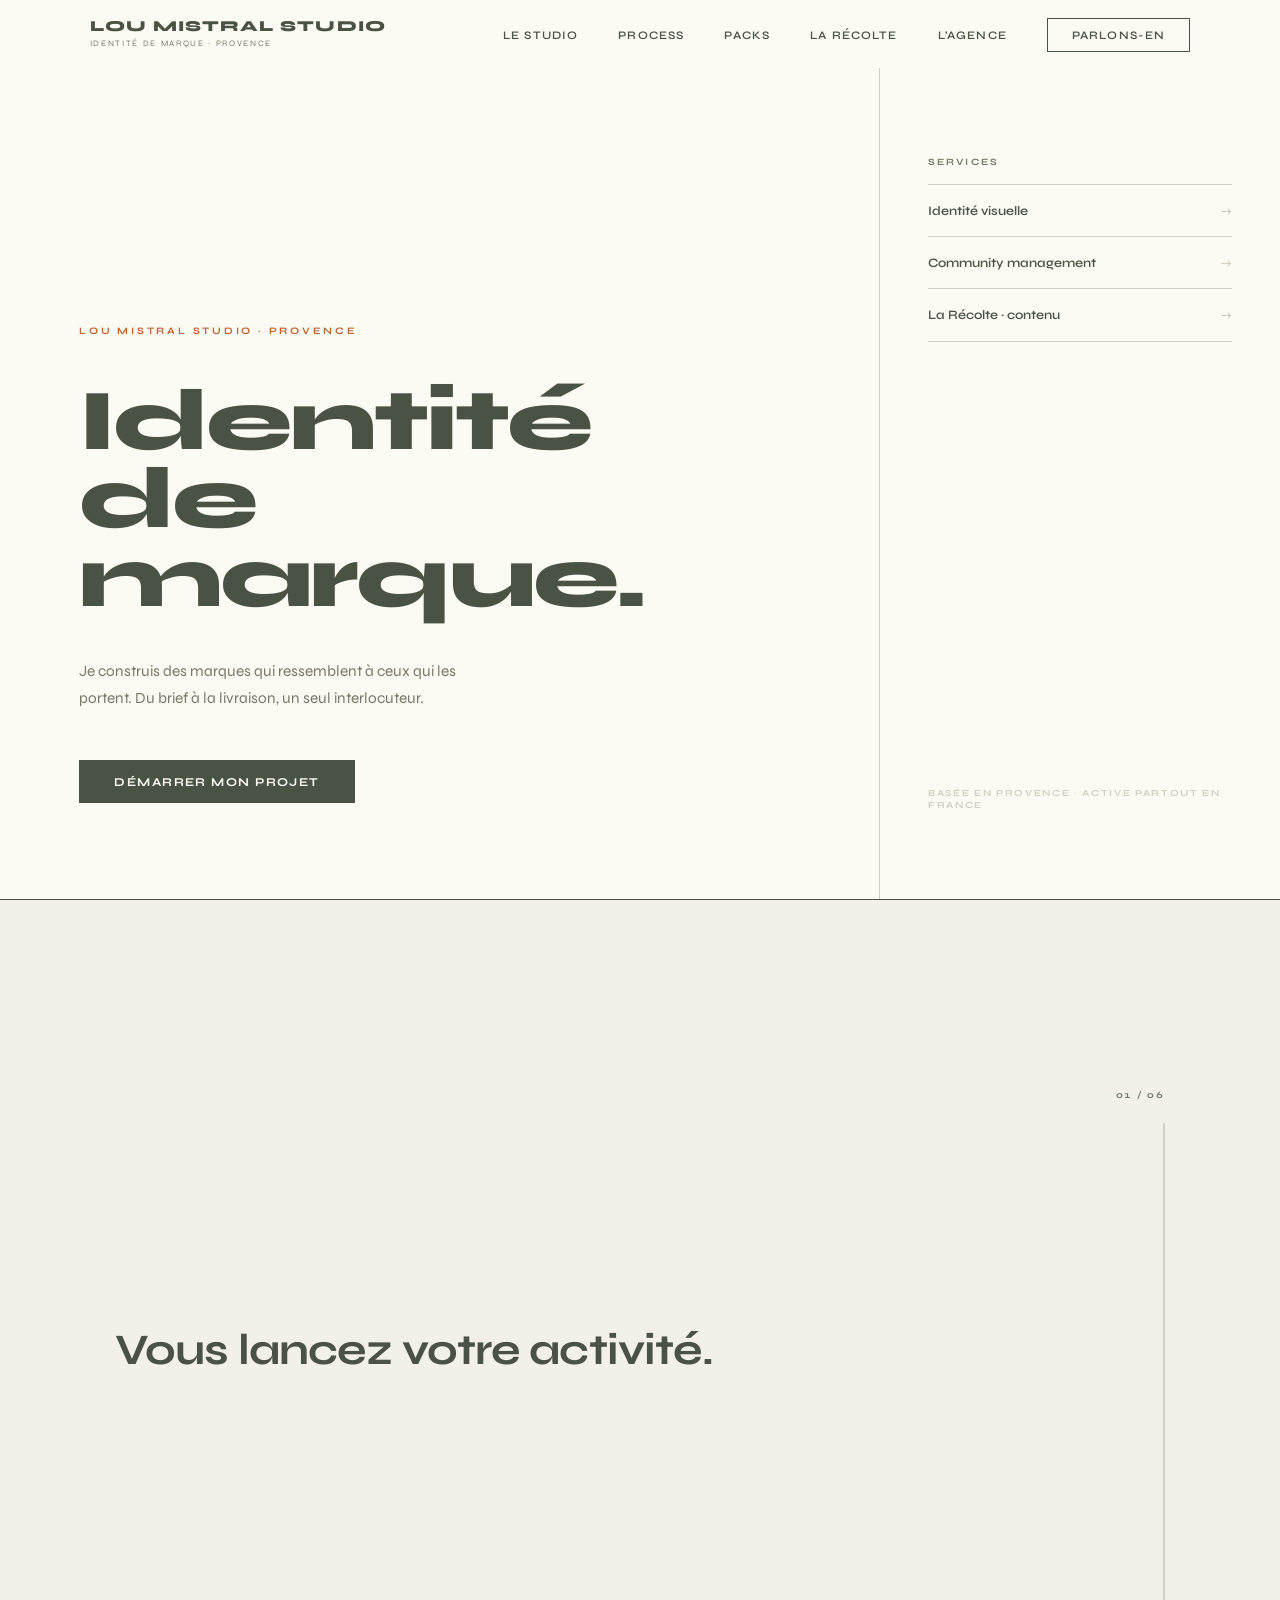
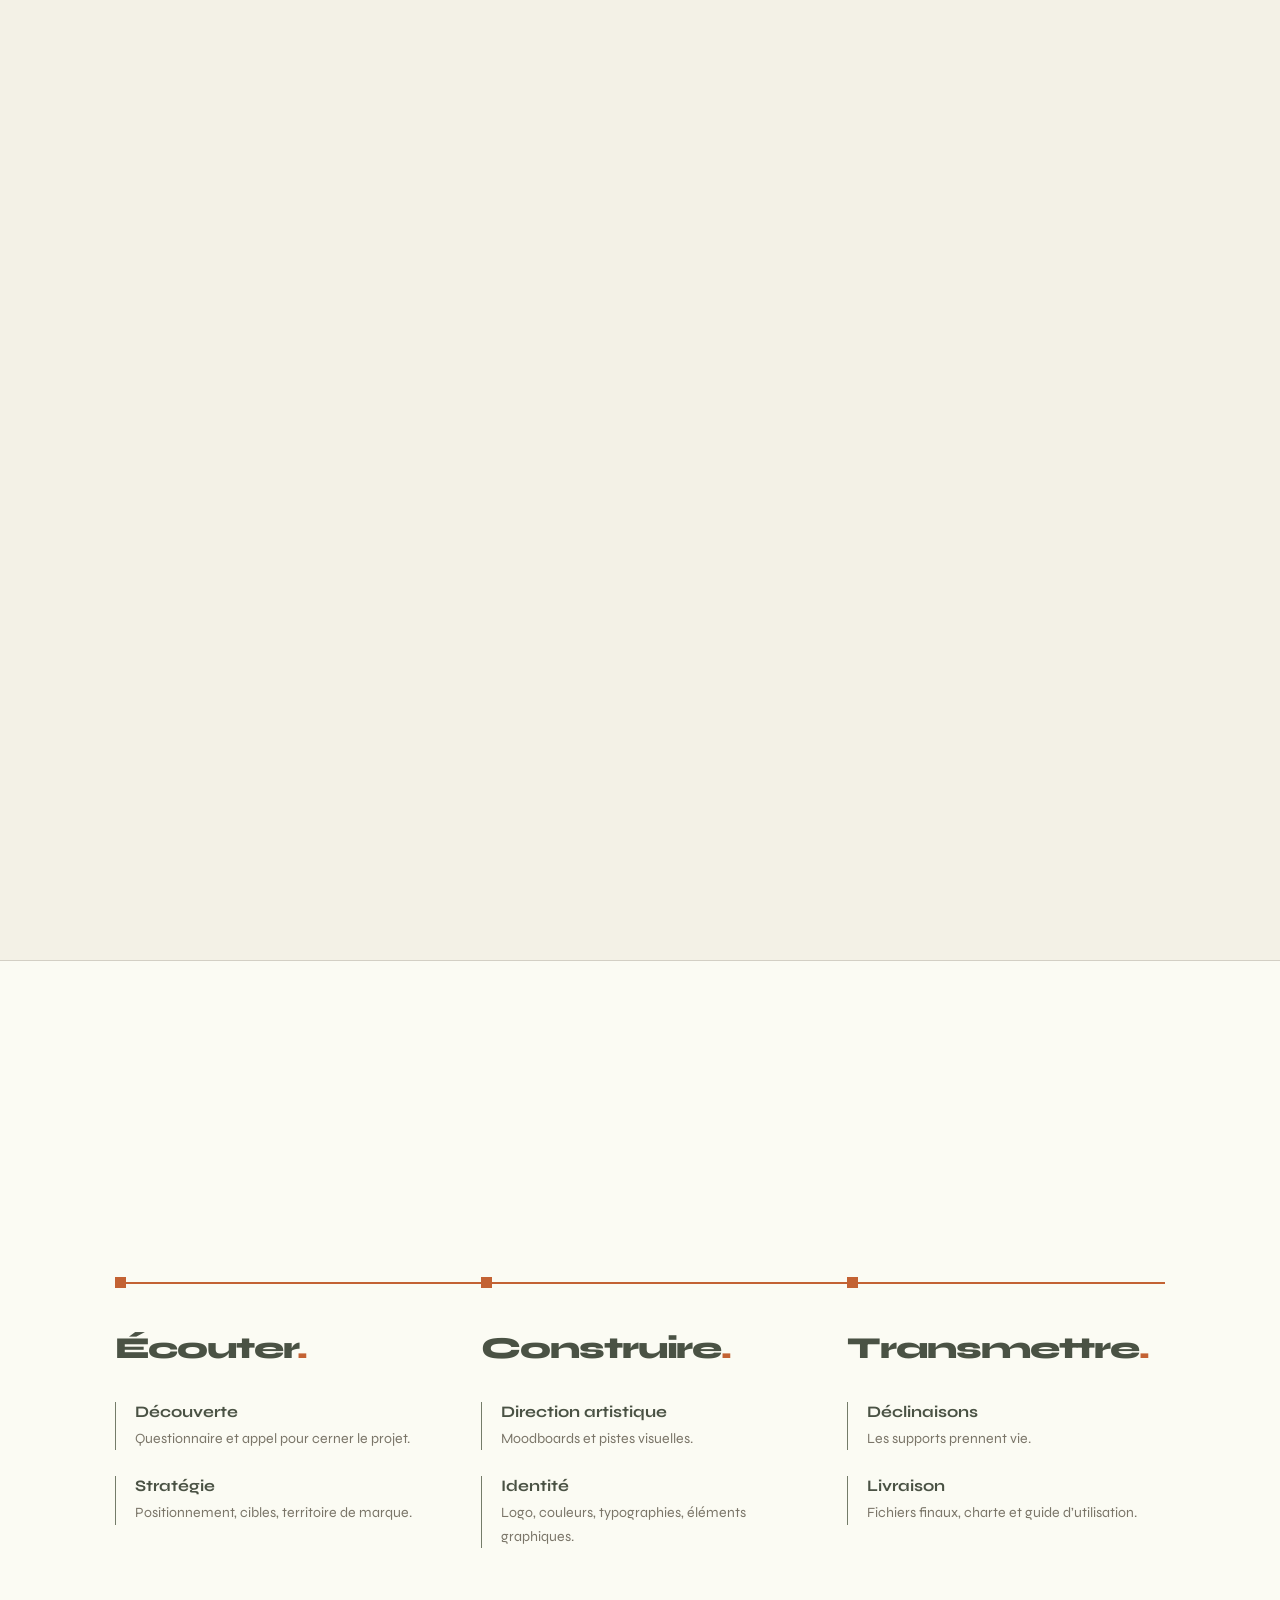
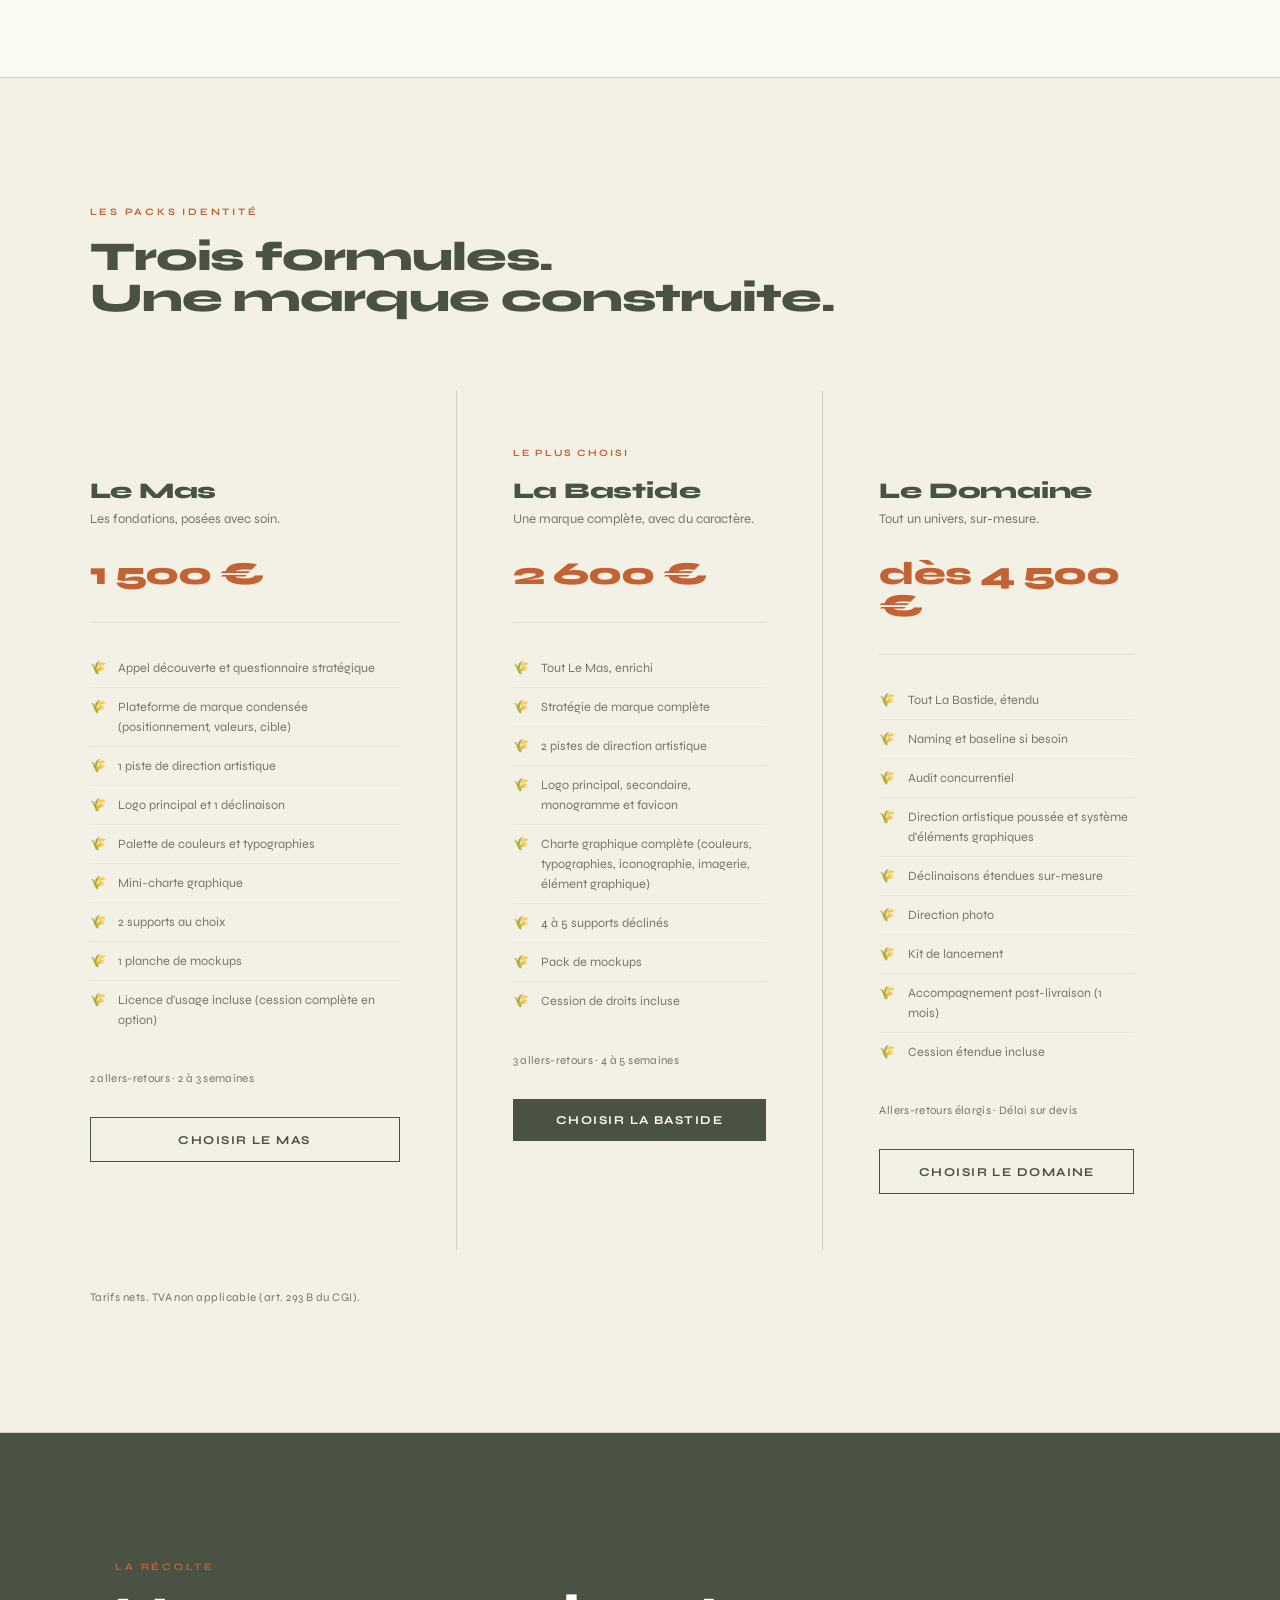
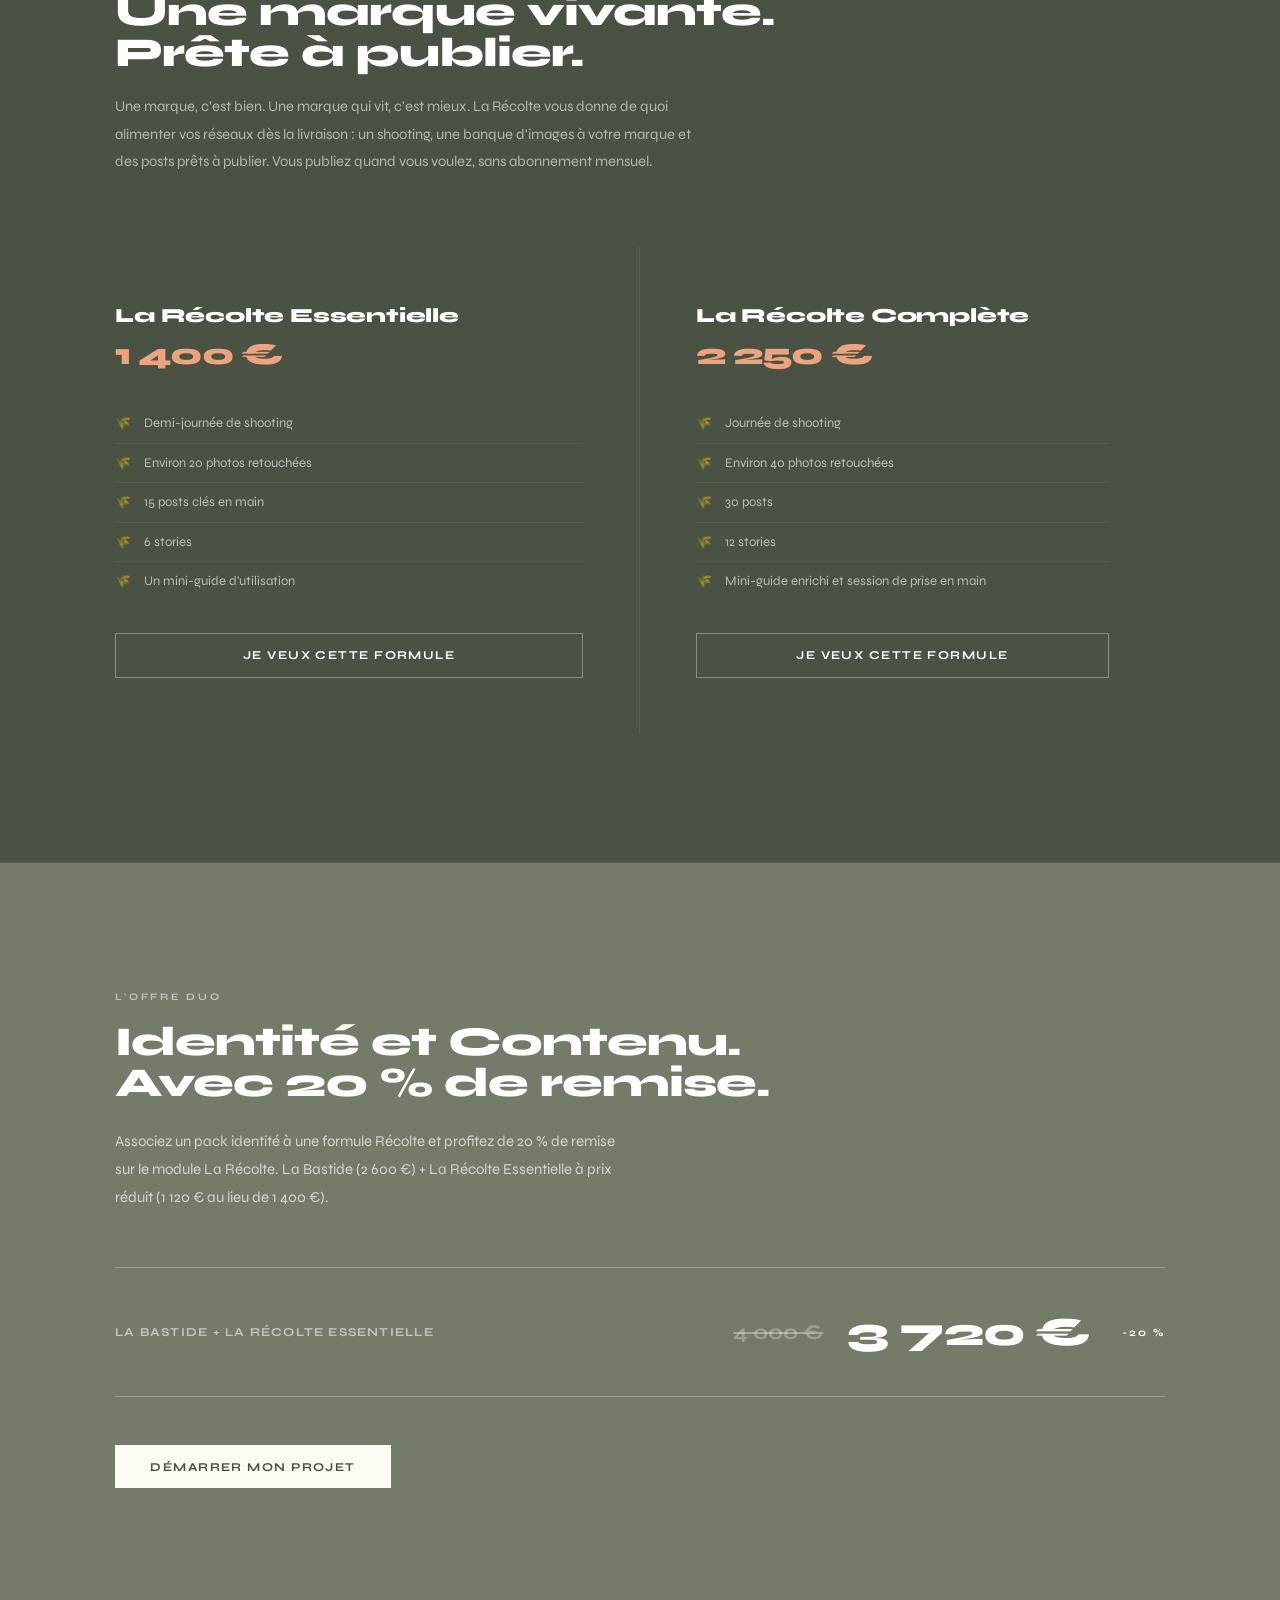
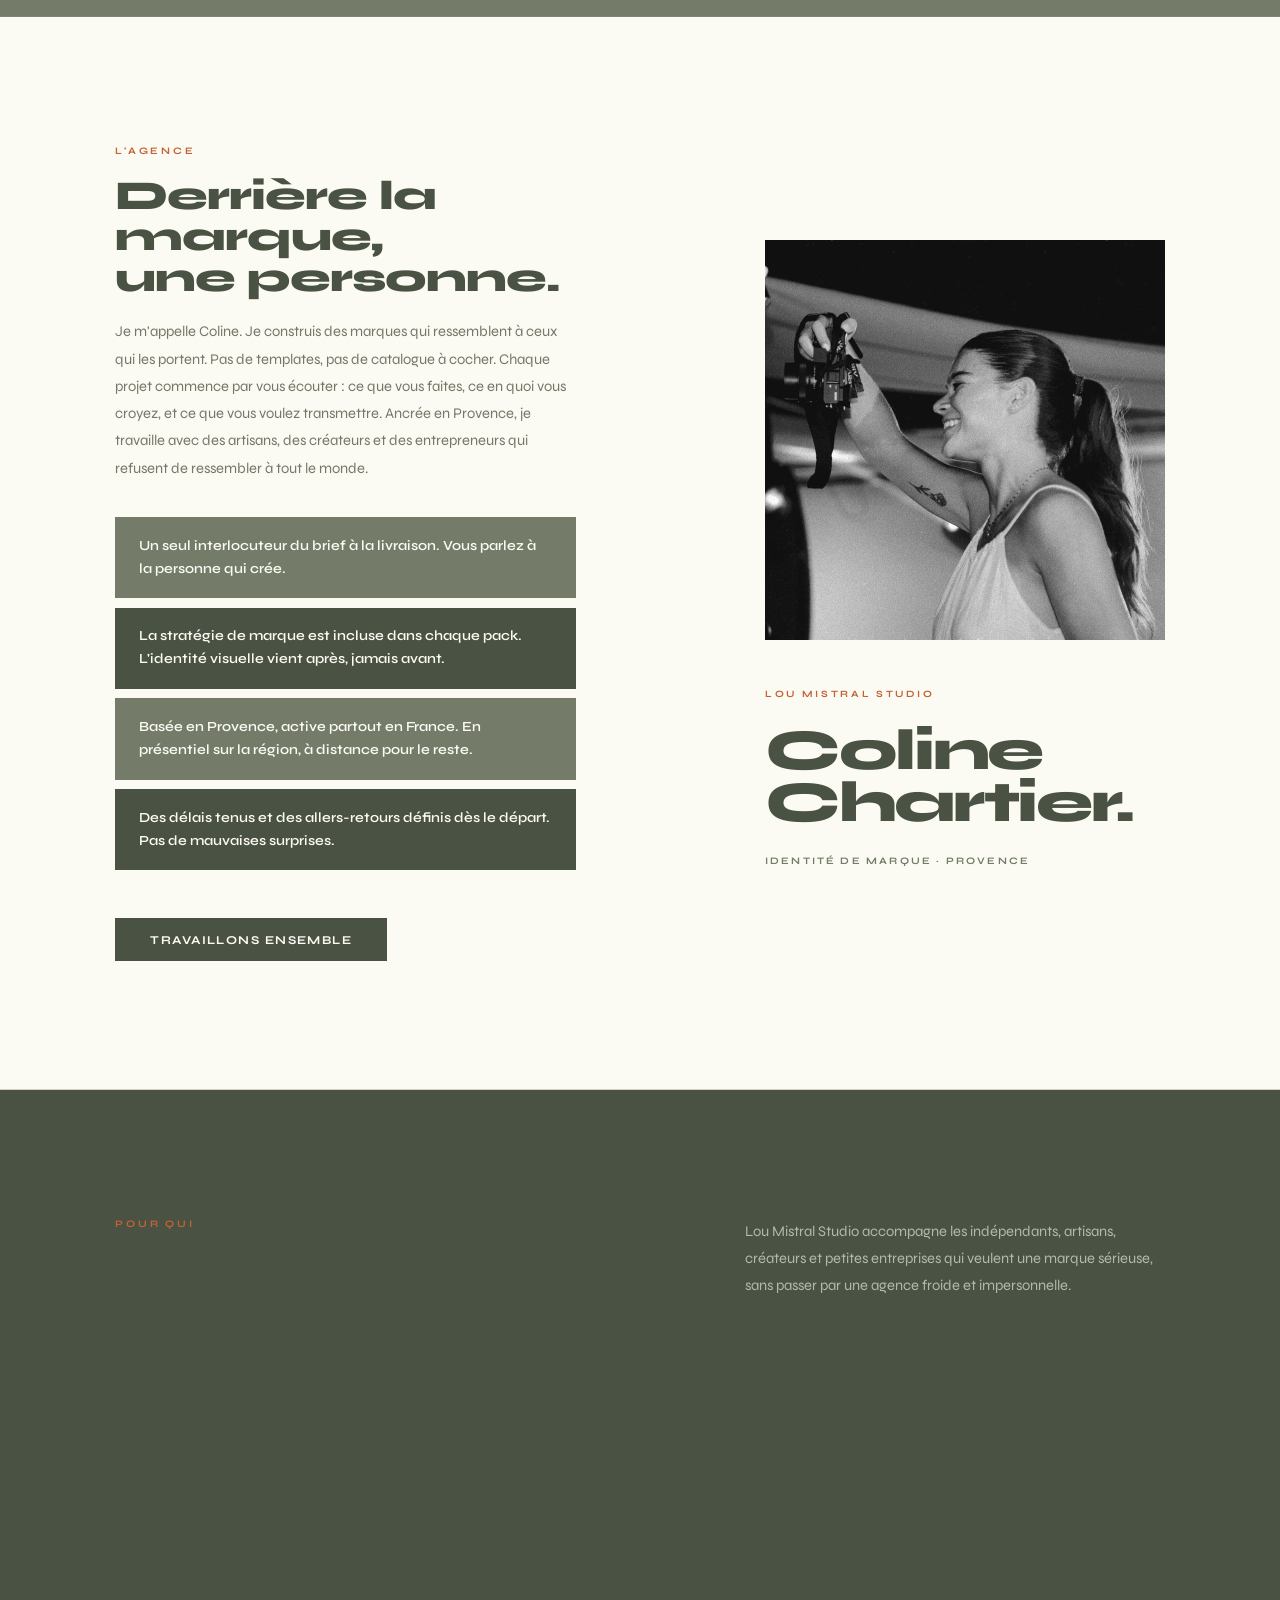
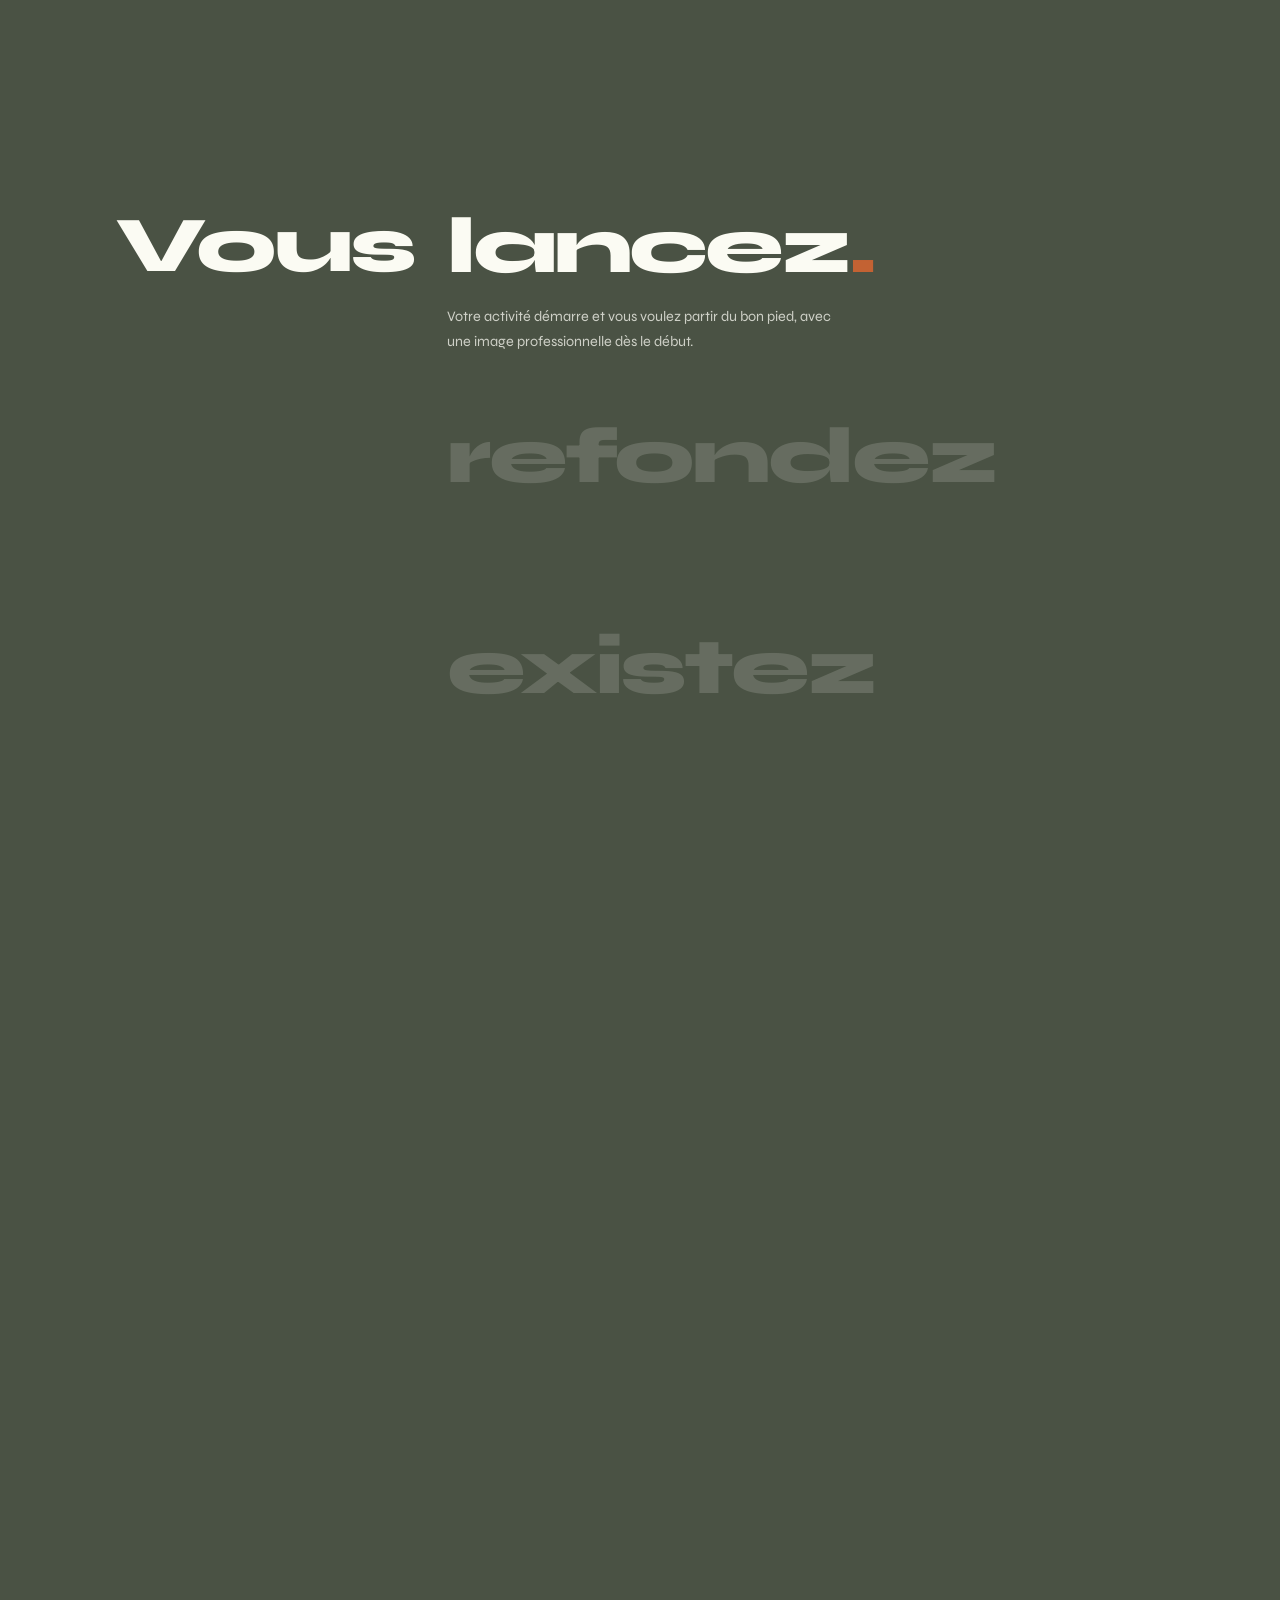
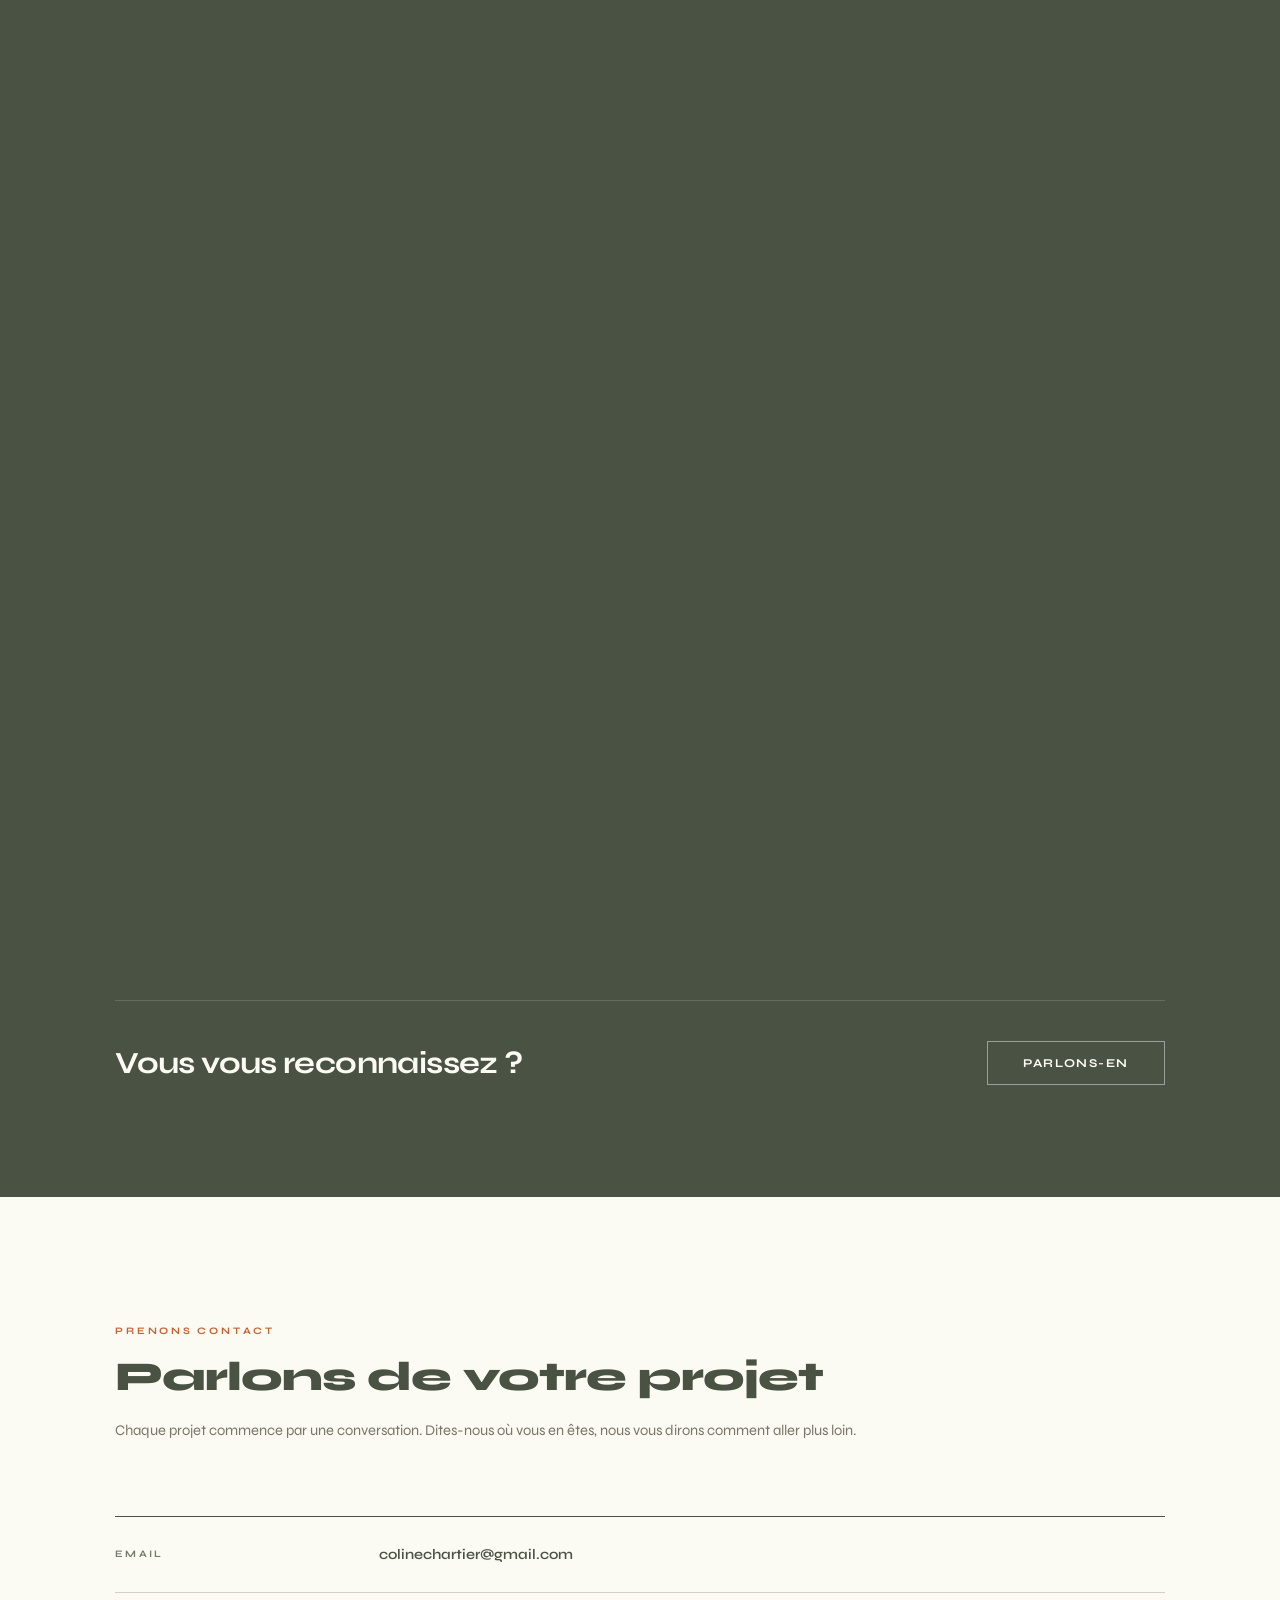
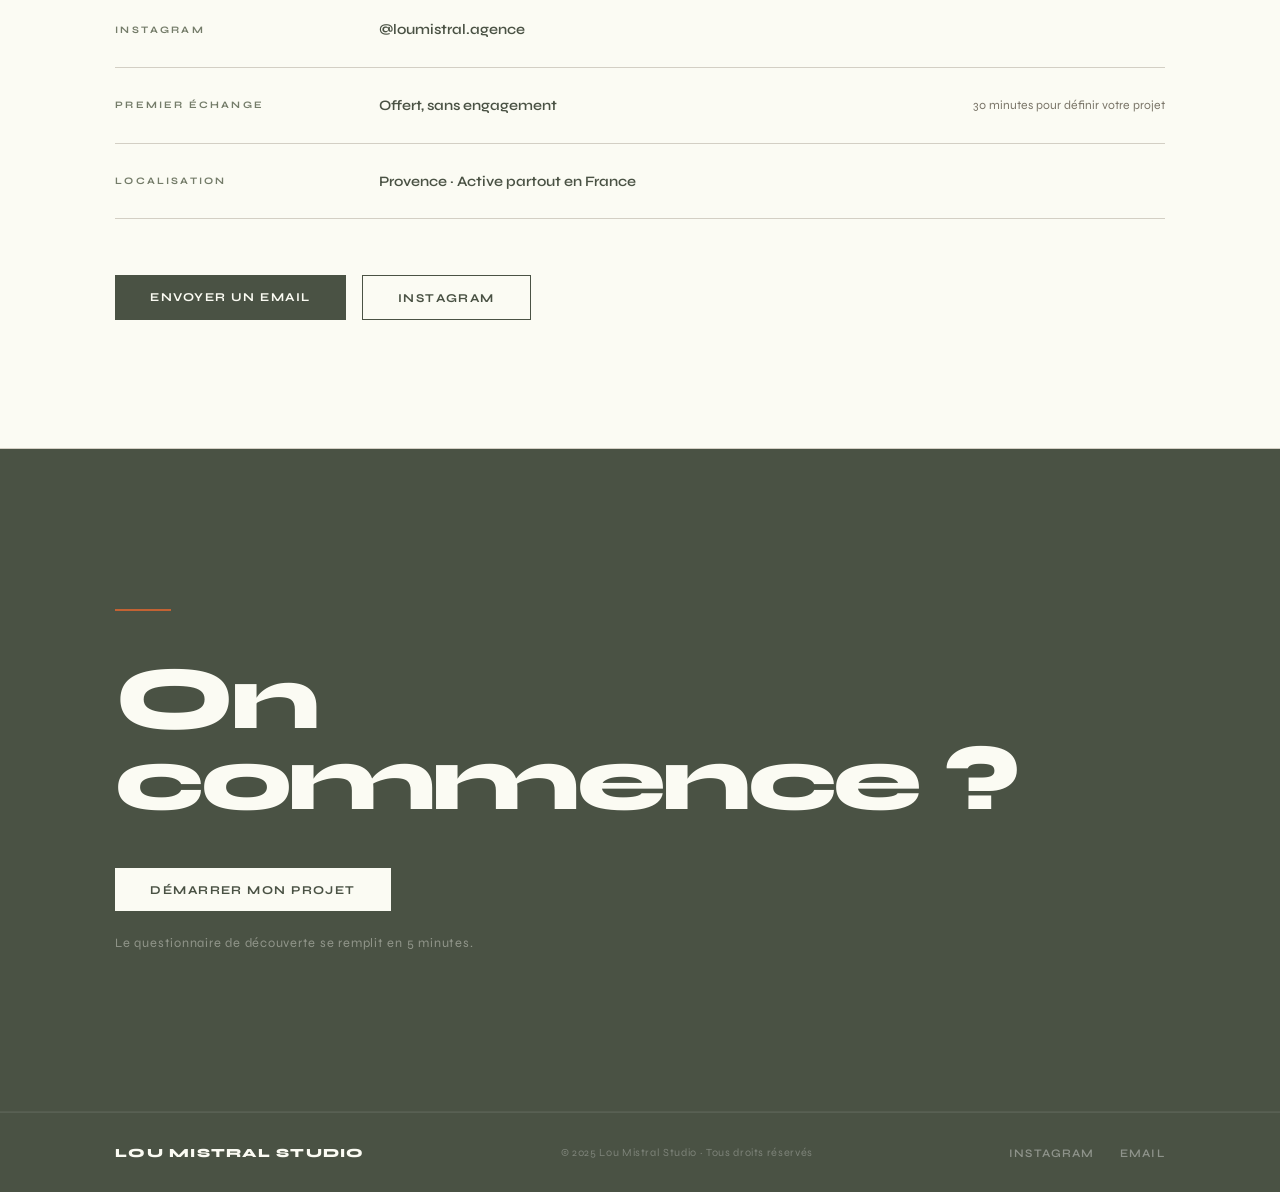
<file: public/index.html>
<!DOCTYPE html>
<html lang="fr">
<head>
  <meta charset="UTF-8">
  <meta name="viewport" content="width=device-width, initial-scale=1.0">
  <title>Lou Mistral Studio · Identité de marque</title>
  <meta name="description" content="Lou Mistral Studio : construire votre marque depuis le positionnement jusqu'au moindre point de contact. Packs identité sur-mesure en Provence.">
  <link rel="canonical" href="https://loumistral.com/">
  <meta name="theme-color" content="#4a5244">
  <link rel="icon" type="image/png" sizes="32x32" href="assets/img/favicon-32.png?v=lm2">
  <link rel="icon" sizes="48x48" href="favicon.ico?v=lm2">
  <link rel="apple-touch-icon" href="assets/img/apple-touch-icon.png?v=lm2">

  <meta property="og:type" content="website">
  <meta property="og:locale" content="fr_FR">
  <meta property="og:site_name" content="Lou Mistral Studio">
  <meta property="og:title" content="Lou Mistral Studio · Identité de marque">
  <meta property="og:description" content="Construire votre marque depuis le positionnement jusqu'au moindre point de contact. Packs identité sur-mesure en Provence.">
  <meta property="og:url" content="https://loumistral.com/">
  <meta property="og:image" content="https://loumistral.com/assets/img/og-cover.png">
  <meta property="og:image:width" content="1200">
  <meta property="og:image:height" content="630">
  <meta name="twitter:card" content="summary_large_image">

  <link rel="preconnect" href="https://fonts.googleapis.com">
  <link rel="preconnect" href="https://fonts.gstatic.com" crossorigin>
  <link href="https://fonts.googleapis.com/css2?family=Syne:wght@400;600;700;800&display=swap" rel="stylesheet">
  <script>
    document.documentElement.classList.add('js');
    (function () {
      var reduce = window.matchMedia('(prefers-reduced-motion: reduce)').matches;
      var seen = false;
      try { seen = sessionStorage.getItem('lm-intro') === '1'; } catch (e) {}
      if (!reduce && !seen) {
        document.documentElement.classList.add('intro-on');
        try { sessionStorage.setItem('lm-intro', '1'); } catch (e) {}
      }
    })();
  </script>
  <link rel="stylesheet" href="assets/css/style.css">
</head>
<body>

  <!-- ═══ RIDEAU D'OUVERTURE ═════════════════════════════════════════ -->
  <div class="intro" id="intro" aria-hidden="true">
    <span class="intro-line"><span class="intro-word">Écouter<span class="dot">.</span></span></span>
    <span class="intro-line"><span class="intro-word">Construire<span class="dot">.</span></span></span>
    <span class="intro-line"><span class="intro-word">Transmettre<span class="dot">.</span></span></span>
    <span class="intro-meta">Lou Mistral Studio · Provence</span>
  </div>

  <!-- ═══ NAV ════════════════════════════════════════════════════════ -->
  <nav id="nav">
    <a href="#hero" class="nav-logo">
      <span class="nav-logo-name">Lou Mistral Studio</span>
      <span class="nav-logo-baseline">Identité de marque · Provence</span>
    </a>
    <button class="hamburger" id="hamburger" aria-label="Ouvrir le menu" aria-expanded="false">
      <span></span><span></span><span></span>
    </button>
    <ul class="nav-links" id="nav-links" role="navigation">
      <li><a href="#manifeste">Le Studio</a></li>
      <li><a href="#process">Process</a></li>
      <li><a href="#packs">Packs</a></li>
      <li><a href="#recolte">La Récolte</a></li>
      <li><a href="#agence">L'agence</a></li>
      <li><a href="#contact" class="nav-cta">Parlons-en</a></li>
    </ul>
  </nav>

  <!-- ═══ 1. HERO ════════════════════════════════════════════════════ -->
  <section class="hero" id="hero">
    <div class="hero-left">
      <p class="hero-eyebrow reveal">Lou Mistral Studio · Provence</p>
      <h1 class="hero-title reveal reveal-d1">Identité<br>de marque.</h1>
      <p class="hero-baseline reveal reveal-d2">
        Je construis des marques qui ressemblent à ceux qui les portent. Du brief à la livraison, un seul interlocuteur.
      </p>
      <div class="reveal reveal-d3">
        <a href="https://docs.google.com/document/d/1LV-UuvLqA01veN_VBaE1HOj-Vc4r8_jr/edit?usp=sharing&ouid=111459766397210054173&rtpof=true&sd=true" target="_blank" rel="noopener noreferrer" class="btn btn-primary">Démarrer mon projet</a>
      </div>
    </div>
    <div class="hero-right reveal reveal-d2">
      <div>
        <div class="hero-index-label">Services</div>
        <div class="hero-index-list">
          <a href="#packs" class="hero-index-item">
            Identité visuelle <span class="hero-index-arrow">&#8594;</span>
          </a>
          <a href="#contact" class="hero-index-item">
            Community management <span class="hero-index-arrow">&#8594;</span>
          </a>
          <a href="#recolte" class="hero-index-item">
            La Récolte · contenu <span class="hero-index-arrow">&#8594;</span>
          </a>
        </div>
      </div>
      <div class="hero-location">Basée en Provence · Active partout en France</div>
    </div>
  </section>

  <!-- ═══ 2. MANIFESTE (récit défilant) ══════════════════════════════ -->
  <section class="manifeste" id="manifeste">
    <div class="manifeste-track" id="manifeste-track">
      <div class="manifeste-pin">

        <div class="manifeste-col">
          <div class="manifeste-stage">

            <div class="beat">
              <p class="beat-text">Vous lancez votre activité.</p>
            </div>

            <div class="beat">
              <p class="beat-text">Un logo ne suffit pas.</p>
            </div>

            <div class="beat">
              <p class="beat-text">Il faut un positionnement.</p>
            </div>

            <div class="beat">
              <p class="beat-text">Une image qui tient dans le temps.</p>
            </div>

            <div class="beat">
              <p class="beat-text">Et de quoi la faire vivre.</p>
            </div>

            <div class="beat beat--final">
              <p class="beat-text">
                On ne livre pas un logo. On construit une marque qui tient debout, du positionnement jusqu'au moindre point de contact.
              </p>
              <p class="beat-sub">
                Trois packs pour bâtir votre marque, et un module pour la faire vivre.
              </p>
            </div>

          </div>
        </div>

        <div class="manifeste-gauge" aria-hidden="true">
          <span class="gauge-count">01 / 06</span>
          <div class="gauge-rail"><div class="gauge-fill"></div></div>
        </div>

      </div>
    </div>
  </section>

  <!-- ═══ 3. PROCESS ═════════════════════════════════════════════════ -->
  <section class="process" id="process">
    <div class="process-header">
      <span class="section-label reveal">Le process</span>
      <h2 class="section-title reveal reveal-d1">Six temps,<br>une marque.</h2>
    </div>
    <div class="process-path" id="process-path">
      <span class="path-line" aria-hidden="true"><span class="path-fill"></span></span>
      <div class="phases">
        <div class="phase">
          <span class="phase-node" aria-hidden="true"></span>
          <p class="phase-word">Écouter<span class="phase-dot">.</span></p>
          <div class="phase-steps">
            <div class="phase-step">
              <h3 class="phase-step-name">Découverte</h3>
              <p class="phase-step-desc">Questionnaire et appel pour cerner le projet.</p>
            </div>
            <div class="phase-step">
              <h3 class="phase-step-name">Stratégie</h3>
              <p class="phase-step-desc">Positionnement, cibles, territoire de marque.</p>
            </div>
          </div>
        </div>
        <div class="phase">
          <span class="phase-node" aria-hidden="true"></span>
          <p class="phase-word">Construire<span class="phase-dot">.</span></p>
          <div class="phase-steps">
            <div class="phase-step">
              <h3 class="phase-step-name">Direction artistique</h3>
              <p class="phase-step-desc">Moodboards et pistes visuelles.</p>
            </div>
            <div class="phase-step">
              <h3 class="phase-step-name">Identité</h3>
              <p class="phase-step-desc">Logo, couleurs, typographies, éléments graphiques.</p>
            </div>
          </div>
        </div>
        <div class="phase">
          <span class="phase-node" aria-hidden="true"></span>
          <p class="phase-word">Transmettre<span class="phase-dot">.</span></p>
          <div class="phase-steps">
            <div class="phase-step">
              <h3 class="phase-step-name">Déclinaisons</h3>
              <p class="phase-step-desc">Les supports prennent vie.</p>
            </div>
            <div class="phase-step">
              <h3 class="phase-step-name">Livraison</h3>
              <p class="phase-step-desc">Fichiers finaux, charte et guide d’utilisation.</p>
            </div>
          </div>
        </div>
      </div>
    </div>
  </section>

  <!-- ═══ 4. PACKS IDENTITÉ ══════════════════════════════════════════ -->
  <section class="packs" id="packs">
    <div class="packs-header">
      <span class="section-label reveal">Les packs identité</span>
      <h2 class="section-title reveal reveal-d1">Trois formules.<br>Une marque construite.</h2>
    </div>

    <div class="packs-grid">

      <!-- Le Mas -->
      <div class="pack-card reveal">
        <span class="pack-badge"></span>
        <h3 class="pack-name">Le Mas</h3>
        <p class="pack-tagline">Les fondations, posées avec soin.</p>
        <div class="pack-price">1 500 €</div>
        <div class="pack-sep"></div>
        <ul class="pack-features">
          <li class="pack-feat"><span class="pack-feat-mark"></span>Appel découverte et questionnaire stratégique</li>
          <li class="pack-feat"><span class="pack-feat-mark"></span>Plateforme de marque condensée (positionnement, valeurs, cible)</li>
          <li class="pack-feat"><span class="pack-feat-mark"></span>1 piste de direction artistique</li>
          <li class="pack-feat"><span class="pack-feat-mark"></span>Logo principal et 1 déclinaison</li>
          <li class="pack-feat"><span class="pack-feat-mark"></span>Palette de couleurs et typographies</li>
          <li class="pack-feat"><span class="pack-feat-mark"></span>Mini-charte graphique</li>
          <li class="pack-feat"><span class="pack-feat-mark"></span>2 supports au choix</li>
          <li class="pack-feat"><span class="pack-feat-mark"></span>1 planche de mockups</li>
          <li class="pack-feat"><span class="pack-feat-mark"></span>Licence d'usage incluse (cession complète en option)</li>
        </ul>
        <p class="pack-meta">2 allers-retours · 2 à 3 semaines</p>
        <a href="https://docs.google.com/document/d/1LV-UuvLqA01veN_VBaE1HOj-Vc4r8_jr/edit?usp=sharing&ouid=111459766397210054173&rtpof=true&sd=true" target="_blank" rel="noopener noreferrer" class="btn btn-secondary pack-cta">Choisir Le Mas</a>
      </div>

      <!-- La Bastide (featured) -->
      <div class="pack-card featured reveal reveal-d1">
        <span class="pack-badge">Le plus choisi</span>
        <h3 class="pack-name">La Bastide</h3>
        <p class="pack-tagline">Une marque complète, avec du caractère.</p>
        <div class="pack-price">2 600 €</div>
        <div class="pack-sep"></div>
        <ul class="pack-features">
          <li class="pack-feat"><span class="pack-feat-mark"></span>Tout Le Mas, enrichi</li>
          <li class="pack-feat"><span class="pack-feat-mark"></span>Stratégie de marque complète</li>
          <li class="pack-feat"><span class="pack-feat-mark"></span>2 pistes de direction artistique</li>
          <li class="pack-feat"><span class="pack-feat-mark"></span>Logo principal, secondaire, monogramme et favicon</li>
          <li class="pack-feat"><span class="pack-feat-mark"></span>Charte graphique complète (couleurs, typographies, iconographie, imagerie, élément graphique)</li>
          <li class="pack-feat"><span class="pack-feat-mark"></span>4 à 5 supports déclinés</li>
          <li class="pack-feat"><span class="pack-feat-mark"></span>Pack de mockups</li>
          <li class="pack-feat"><span class="pack-feat-mark"></span>Cession de droits incluse</li>
        </ul>
        <p class="pack-meta">3 allers-retours · 4 à 5 semaines</p>
        <a href="https://docs.google.com/document/d/1LV-UuvLqA01veN_VBaE1HOj-Vc4r8_jr/edit?usp=sharing&ouid=111459766397210054173&rtpof=true&sd=true" target="_blank" rel="noopener noreferrer" class="btn btn-primary pack-cta">Choisir La Bastide</a>
      </div>

      <!-- Le Domaine -->
      <div class="pack-card reveal reveal-d2">
        <span class="pack-badge"></span>
        <h3 class="pack-name">Le Domaine</h3>
        <p class="pack-tagline">Tout un univers, sur-mesure.</p>
        <div class="pack-price">dès 4 500 €</div>
        <div class="pack-sep"></div>
        <ul class="pack-features">
          <li class="pack-feat"><span class="pack-feat-mark"></span>Tout La Bastide, étendu</li>
          <li class="pack-feat"><span class="pack-feat-mark"></span>Naming et baseline si besoin</li>
          <li class="pack-feat"><span class="pack-feat-mark"></span>Audit concurrentiel</li>
          <li class="pack-feat"><span class="pack-feat-mark"></span>Direction artistique poussée et système d'éléments graphiques</li>
          <li class="pack-feat"><span class="pack-feat-mark"></span>Déclinaisons étendues sur-mesure</li>
          <li class="pack-feat"><span class="pack-feat-mark"></span>Direction photo</li>
          <li class="pack-feat"><span class="pack-feat-mark"></span>Kit de lancement</li>
          <li class="pack-feat"><span class="pack-feat-mark"></span>Accompagnement post-livraison (1 mois)</li>
          <li class="pack-feat"><span class="pack-feat-mark"></span>Cession étendue incluse</li>
        </ul>
        <p class="pack-meta">Allers-retours élargis · Délai sur devis</p>
        <a href="https://docs.google.com/document/d/1LV-UuvLqA01veN_VBaE1HOj-Vc4r8_jr/edit?usp=sharing&ouid=111459766397210054173&rtpof=true&sd=true" target="_blank" rel="noopener noreferrer" class="btn btn-secondary pack-cta">Choisir Le Domaine</a>
      </div>

    </div>
    <p class="packs-tva reveal">Tarifs nets. TVA non applicable (art. 293 B du CGI).</p>
  </section>

  <!-- ═══ 5. LA RÉCOLTE ══════════════════════════════════════════════ -->
  <section class="recolte" id="recolte">
    <div class="recolte-header">
      <span class="section-label reveal">La Récolte</span>
      <h2 class="section-title reveal reveal-d1">Une marque vivante.<br>Prête à publier.</h2>
      <p class="section-desc reveal reveal-d2">
        Une marque, c'est bien. Une marque qui vit, c'est mieux. La Récolte vous donne de quoi alimenter vos réseaux dès la livraison : un shooting, une banque d'images à votre marque et des posts prêts à publier. Vous publiez quand vous voulez, sans abonnement mensuel.
      </p>
    </div>
    <div class="recolte-grid">
      <div class="recolte-card reveal">
        <p class="recolte-name">La Récolte Essentielle</p>
        <p class="recolte-price">1 400 €</p>
        <ul class="recolte-feats">
          <li class="recolte-feat"><span class="recolte-feat-mark"></span>Demi-journée de shooting</li>
          <li class="recolte-feat"><span class="recolte-feat-mark"></span>Environ 20 photos retouchées</li>
          <li class="recolte-feat"><span class="recolte-feat-mark"></span>15 posts clés en main</li>
          <li class="recolte-feat"><span class="recolte-feat-mark"></span>6 stories</li>
          <li class="recolte-feat"><span class="recolte-feat-mark"></span>Un mini-guide d'utilisation</li>
        </ul>
        <a href="https://docs.google.com/document/d/1LV-UuvLqA01veN_VBaE1HOj-Vc4r8_jr/edit?usp=sharing&ouid=111459766397210054173&rtpof=true&sd=true" target="_blank" rel="noopener noreferrer" class="recolte-card-cta">Je veux cette formule</a>
      </div>
      <div class="recolte-card reveal reveal-d1">
        <p class="recolte-name">La Récolte Complète</p>
        <p class="recolte-price">2 250 €</p>
        <ul class="recolte-feats">
          <li class="recolte-feat"><span class="recolte-feat-mark"></span>Journée de shooting</li>
          <li class="recolte-feat"><span class="recolte-feat-mark"></span>Environ 40 photos retouchées</li>
          <li class="recolte-feat"><span class="recolte-feat-mark"></span>30 posts</li>
          <li class="recolte-feat"><span class="recolte-feat-mark"></span>12 stories</li>
          <li class="recolte-feat"><span class="recolte-feat-mark"></span>Mini-guide enrichi et session de prise en main</li>
        </ul>
        <a href="https://docs.google.com/document/d/1LV-UuvLqA01veN_VBaE1HOj-Vc4r8_jr/edit?usp=sharing&ouid=111459766397210054173&rtpof=true&sd=true" target="_blank" rel="noopener noreferrer" class="recolte-card-cta">Je veux cette formule</a>
      </div>
    </div>
  </section>

  <!-- ═══ 6. COMBO ═══════════════════════════════════════════════════ -->
  <section class="combo" id="combo">
    <span class="section-label reveal">L'offre duo</span>
    <h2 class="section-title reveal reveal-d1">Identité et Contenu.<br>Avec 20 % de remise.</h2>
    <p class="combo-desc reveal reveal-d2">
      Associez un pack identité à une formule Récolte et profitez de 20 % de remise sur le module La Récolte. La Bastide (2 600 €) + La Récolte Essentielle à prix réduit (1 120 € au lieu de 1 400 €).
    </p>
    <div class="combo-price-row reveal reveal-d2">
      <span class="combo-label-text">La Bastide + La Récolte Essentielle</span>
      <span class="combo-old">4 000 €</span>
      <span class="combo-new">3 720 €</span>
      <span class="combo-discount">-20 %</span>
    </div>
    <a href="https://docs.google.com/document/d/1LV-UuvLqA01veN_VBaE1HOj-Vc4r8_jr/edit?usp=sharing&ouid=111459766397210054173&rtpof=true&sd=true" target="_blank" rel="noopener noreferrer" class="btn btn-white reveal reveal-d3">Démarrer mon projet</a>
  </section>

  <!-- ═══ 7. L'AGENCE ════════════════════════════════════════════════ -->
  <section class="agence" id="agence">
    <div class="agence-left">
      <span class="section-label reveal">L'agence</span>
      <h2 class="section-title reveal reveal-d1">Derrière la marque,<br>une personne.</h2>
      <p class="section-desc reveal reveal-d2">
        Je m'appelle Coline. Je construis des marques qui ressemblent à ceux qui les portent. Pas de templates, pas de catalogue à cocher. Chaque projet commence par vous écouter : ce que vous faites, ce en quoi vous croyez, et ce que vous voulez transmettre. Ancrée en Provence, je travaille avec des artisans, des créateurs et des entrepreneurs qui refusent de ressembler à tout le monde.
      </p>
      <div class="agence-bullets reveal reveal-d2">
        <div class="agence-bullet">
          <span class="agence-bullet-text">Un seul interlocuteur du brief à la livraison. Vous parlez à la personne qui crée.</span>
        </div>
        <div class="agence-bullet">
          <span class="agence-bullet-text">La stratégie de marque est incluse dans chaque pack. L'identité visuelle vient après, jamais avant.</span>
        </div>
        <div class="agence-bullet">
          <span class="agence-bullet-text">Basée en Provence, active partout en France. En présentiel sur la région, à distance pour le reste.</span>
        </div>
        <div class="agence-bullet">
          <span class="agence-bullet-text">Des délais tenus et des allers-retours définis dès le départ. Pas de mauvaises surprises.</span>
        </div>
      </div>
      <a href="#contact" class="btn btn-primary reveal reveal-d3">Travaillons ensemble</a>
    </div>
    <div class="agence-right reveal reveal-d2">
      <div class="agence-plate">
        <figure class="agence-photo">
          <img src="assets/img/coline-chartier.jpg" width="800" height="800" loading="lazy" decoding="async" alt="Coline Chartier, appareil photo à la main, en plein shooting">
        </figure>
        <div class="agence-plate-eyebrow">Lou Mistral Studio</div>
        <div class="agence-plate-name">Coline<br>Chartier.</div>
        <div class="agence-plate-sub">Identité de marque · Provence</div>
      </div>
    </div>
  </section>

  <!-- ═══ 8. POUR QUI ═══════════════════════════════════════════════ -->
  <section class="zone" id="zone">
    <div class="zone-top">
      <span class="section-label reveal">Pour qui</span>
      <p class="zone-intro reveal reveal-d1">
        Lou Mistral Studio accompagne les indépendants, artisans, créateurs et petites entreprises qui veulent une marque sérieuse, sans passer par une agence froide et impersonnelle.
      </p>
    </div>

    <div class="zone-track" id="zone-track">
      <div class="zone-pin">
        <div class="zone-vous" aria-hidden="true">Vous</div>
        <div class="zone-slot">
          <ul class="zone-verbs">
            <li class="zone-verb is-active">
              <span class="zone-verb-word"><span class="sr-only">Vous </span>lancez<span class="zone-dot">.</span></span>
              <span class="zone-verb-desc">Votre activité démarre et vous voulez partir du bon pied, avec une image professionnelle dès le début.</span>
            </li>
            <li class="zone-verb">
              <span class="zone-verb-word"><span class="sr-only">Vous </span>refondez<span class="zone-dot">.</span></span>
              <span class="zone-verb-desc">Votre image actuelle ne vous ressemble plus. Vous montez en gamme et votre identité doit suivre.</span>
            </li>
            <li class="zone-verb">
              <span class="zone-verb-word"><span class="sr-only">Vous </span>existez<span class="zone-dot">.</span></span>
              <span class="zone-verb-desc">Votre marque est là, mais elle ne vit pas sur les réseaux. Vous avez besoin de contenu prêt à publier.</span>
            </li>
          </ul>
        </div>
      </div>
    </div>

    <div class="zone-end reveal">
      <h2 class="zone-question">Vous vous reconnaissez ?</h2>
      <a href="#contact" class="btn btn-outline-white">Parlons-en</a>
    </div>
  </section>

  <!-- ═══ 9. CONTACT ════════════════════════════════════════════════ -->
  <section class="contact" id="contact">
    <div class="contact-header">
      <span class="section-label reveal">Prenons contact</span>
      <h2 class="section-title reveal reveal-d1">Parlons de votre projet</h2>
      <p class="section-desc reveal reveal-d2">
        Chaque projet commence par une conversation. Dites-nous où vous en êtes, nous vous dirons comment aller plus loin.
      </p>
    </div>
    <div class="contact-info-list reveal reveal-d2">
      <div class="contact-info-row">
        <span class="contact-info-label">Email</span>
        <span class="contact-info-value">colinechartier@gmail.com</span>
        <span class="contact-info-note"></span>
      </div>
      <div class="contact-info-row">
        <span class="contact-info-label">Instagram</span>
        <span class="contact-info-value">@loumistral.agence</span>
        <span class="contact-info-note"></span>
      </div>
      <div class="contact-info-row">
        <span class="contact-info-label">Premier échange</span>
        <span class="contact-info-value">Offert, sans engagement</span>
        <span class="contact-info-note">30 minutes pour définir votre projet</span>
      </div>
      <div class="contact-info-row">
        <span class="contact-info-label">Localisation</span>
        <span class="contact-info-value">Provence · Active partout en France</span>
        <span class="contact-info-note"></span>
      </div>
    </div>
    <div class="contact-actions reveal reveal-d3">
      <a href="mailto:colinechartier@gmail.com" class="btn btn-primary">Envoyer un email</a>
      <a href="https://www.instagram.com/loumistral.agence" target="_blank" rel="noopener noreferrer" class="btn btn-secondary">Instagram</a>
    </div>
  </section>

  <!-- ═══ 10. CTA FINAL ══════════════════════════════════════════════ -->
  <section class="cta-final" id="cta">
    <div class="cta-accent-line reveal"></div>
    <h2 class="cta-title reveal reveal-d1">On<br>commence&nbsp;?</h2>
    <a href="https://docs.google.com/document/d/1LV-UuvLqA01veN_VBaE1HOj-Vc4r8_jr/edit?usp=sharing&ouid=111459766397210054173&rtpof=true&sd=true" target="_blank" rel="noopener noreferrer" class="btn btn-white reveal reveal-d2">Démarrer mon projet</a>
    <p class="cta-sub reveal reveal-d3">Le questionnaire de découverte se remplit en 5 minutes.</p>
  </section>

  <!-- ═══ FOOTER ══════════════════════════════════════════════════════ -->
  <footer>
    <div class="footer-logo">Lou Mistral Studio</div>
    <div class="footer-copy">© 2025 Lou Mistral Studio · Tous droits réservés</div>
    <div class="footer-links">
      <a href="https://www.instagram.com/loumistral.agence" target="_blank" rel="noopener noreferrer">Instagram</a>
      <a href="mailto:colinechartier@gmail.com">Email</a>
    </div>
  </footer>

  <script src="assets/js/main.js" defer></script>
</body>
</html>
</file>
<file: public/assets/css/style.css>
*, *::before, *::after { box-sizing: border-box; margin: 0; padding: 0; }

:root {
  --vert-alpilles: #747C69;
  --terre-sud:     #C36233;
  --blanc-camargue:#FBFBF3;
  --vert-fonce:    #4a5244;
  --beige-chaud:   #f3f1e6;
  --texte-muted:   #7a7568;
  --rule-strong:   #4a5244;
  --rule-light:    #d3cfc4;
}

html { scroll-behavior: smooth; }

body {
  font-family: 'Syne', system-ui, sans-serif;
  background: var(--blanc-camargue);
  color: var(--vert-fonce);
  overflow-x: hidden;
}

/* ─── NAV ──────────────────────────────────────────────────── */
nav {
  position: fixed;
  top: 0; left: 0; right: 0;
  z-index: 1000;
  background: var(--blanc-camargue);
  padding: 0 7%;
  display: flex;
  align-items: center;
  justify-content: space-between;
  height: 68px;
  border-bottom: 1px solid transparent;
  transition: border-color 0.35s;
}

nav.scrolled { border-color: var(--rule-light); }

.nav-logo {
  display: flex;
  flex-direction: column;
  text-decoration: none;
  gap: 3px;
}

.nav-logo-name {
  font-family: 'Syne', sans-serif;
  font-size: 0.95rem;
  font-weight: 800;
  letter-spacing: 0.07em;
  text-transform: uppercase;
  color: var(--vert-fonce);
  line-height: 1;
}

.nav-logo-baseline {
  font-size: 0.52rem;
  color: var(--texte-muted);
  letter-spacing: 0.2em;
  text-transform: uppercase;
}

.nav-links {
  display: flex;
  align-items: center;
  gap: 2.5rem;
  list-style: none;
}

.nav-links a {
  font-size: 0.72rem;
  font-weight: 600;
  color: var(--vert-fonce);
  text-decoration: none;
  letter-spacing: 0.1em;
  text-transform: uppercase;
  transition: color 0.2s;
}

.nav-links a:hover { color: var(--vert-alpilles); }

.nav-cta {
  border: 1.5px solid var(--vert-fonce) !important;
  padding: 0.55rem 1.5rem !important;
  color: var(--vert-fonce) !important;
  transition: background 0.2s, color 0.2s !important;
  border-radius: 0 !important;
}

.nav-cta:hover {
  background: var(--vert-fonce) !important;
  color: var(--blanc-camargue) !important;
}

.hamburger {
  display: none;
  flex-direction: column;
  gap: 5px;
  cursor: pointer;
  background: none;
  border: none;
  padding: 6px;
}

.hamburger span {
  display: block;
  width: 22px; height: 1.5px;
  background: var(--vert-fonce);
  transition: all 0.3s;
}

.hamburger.open span:nth-child(1) { transform: translateY(6.5px) rotate(45deg); }
.hamburger.open span:nth-child(2) { opacity: 0; }
.hamburger.open span:nth-child(3) { transform: translateY(-6.5px) rotate(-45deg); }

/* ─── UTILITAIRES ──────────────────────────────────────────── */
.btn {
  display: inline-block;
  padding: 0.9rem 2.2rem;
  border-radius: 0;
  font-family: 'Syne', sans-serif;
  font-size: 0.75rem;
  font-weight: 700;
  text-decoration: none;
  letter-spacing: 0.12em;
  text-transform: uppercase;
  transition: all 0.2s;
  cursor: pointer;
  border: none;
}

.btn-primary { background: var(--vert-fonce); color: var(--blanc-camargue); }
.btn-primary:hover { background: var(--vert-fonce); }

.btn-secondary {
  background: transparent;
  color: var(--vert-fonce);
  border: 1.5px solid var(--vert-fonce);
}
.btn-secondary:hover { background: var(--vert-fonce); color: var(--blanc-camargue); }

.btn-white { background: var(--blanc-camargue); color: var(--vert-fonce); }
.btn-white:hover { background: var(--beige-chaud); }

.btn-outline-white {
  background: transparent;
  color: var(--blanc-camargue);
  border: 1.5px solid rgba(255,255,255,0.45);
}
.btn-outline-white:hover {
  border-color: var(--blanc-camargue);
  background: rgba(255,255,255,0.08);
}

.section-label {
  display: block;
  font-size: 0.62rem;
  font-weight: 700;
  letter-spacing: 0.28em;
  text-transform: uppercase;
  color: var(--terre-sud);
  margin-bottom: 1.2rem;
}

.section-title {
  font-family: 'Syne', sans-serif;
  font-size: clamp(2.2rem, 3.2vw, 3.4rem);
  font-weight: 800;
  line-height: 1.0;
  letter-spacing: -0.025em;
  color: var(--vert-fonce);
  margin-bottom: 1.2rem;
}

.section-desc {
  color: var(--texte-muted);
  font-size: 0.92rem;
  line-height: 1.85;
}

/* ─── SCROLL REVEAL ────────────────────────────────────────── */
.reveal {
  opacity: 0;
  transform: translateY(20px);
  transition: opacity 0.6s ease, transform 0.6s ease;
}
.reveal.visible { opacity: 1; transform: translateY(0); }
.reveal-d1 { transition-delay: 0.1s; }
.reveal-d2 { transition-delay: 0.2s; }
.reveal-d3 { transition-delay: 0.3s; }

/* ═══════════════════════════════════════════════════════════
   1. HERO
═══════════════════════════════════════════════════════════ */
.hero {
  display: grid;
  grid-template-columns: 1fr 400px;
  min-height: 100vh;
  padding-top: 68px;
  border-bottom: 1.5px solid var(--rule-strong);
}

.hero-left, .hero-right { min-width: 0; }

.hero-left {
  display: flex;
  flex-direction: column;
  justify-content: flex-end;
  padding: 6rem 5% 6rem 9%;
  border-right: 1px solid var(--rule-light);
}

.hero-eyebrow {
  font-size: 0.62rem;
  font-weight: 700;
  letter-spacing: 0.28em;
  text-transform: uppercase;
  color: var(--terre-sud);
  margin-bottom: 2.8rem;
}

.hero-title {
  margin-bottom: 2.6rem;
  font-family: 'Syne', sans-serif;
  font-size: clamp(3.8rem, 6.8vw, 7.5rem);
  font-weight: 800;
  line-height: 0.9;
  letter-spacing: -0.035em;
  color: var(--vert-fonce);
}

.hero-baseline {
  font-size: 0.96rem;
  font-weight: 400;
  color: var(--texte-muted);
  line-height: 1.75;
  max-width: 400px;
  margin-bottom: 3rem;
}

/* Hero right: service index */
.hero-right {
  display: flex;
  flex-direction: column;
  justify-content: space-between;
  padding: 5.5rem 3rem;
}

.hero-index-label {
  font-size: 0.6rem;
  font-weight: 700;
  letter-spacing: 0.22em;
  text-transform: uppercase;
  color: var(--vert-alpilles);
  margin-bottom: 1rem;
}

.hero-index-list { display: flex; flex-direction: column; }

.hero-index-item {
  display: flex;
  justify-content: space-between;
  align-items: center;
  padding: 1.1rem 0;
  border-top: 0.75px solid var(--rule-light);
  font-size: 0.8rem;
  font-weight: 600;
  color: var(--vert-fonce);
  text-decoration: none;
  transition: color 0.2s;
}
.hero-index-item:last-child { border-bottom: 0.75px solid var(--rule-light); }
.hero-index-item:hover { color: var(--vert-alpilles); }
.hero-index-arrow { color: var(--rule-light); transition: color 0.2s; }
.hero-index-item:hover .hero-index-arrow { color: var(--vert-alpilles); }

.hero-location {
  font-size: 0.58rem;
  font-weight: 700;
  letter-spacing: 0.18em;
  text-transform: uppercase;
  color: var(--rule-light);
}

/* ═══════════════════════════════════════════════════════════
   2. MANIFESTE
═══════════════════════════════════════════════════════════ */
.manifeste {
  background: var(--beige-chaud);
  border-bottom: 1.5px solid var(--rule-light);
}

.manifeste-track { height: 540vh; position: relative; }

.manifeste-pin {
  position: sticky;
  top: 0;
  height: 100vh;
  display: grid;
  grid-template-columns: 1fr 88px;
  padding: 0 9%;
  overflow: hidden;
}

.manifeste-col {
  display: flex;
  flex-direction: column;
  justify-content: center;
}

.manifeste-stage {
  position: relative;
  width: 100%;
  max-width: 820px;
  height: 58vh;
}

.beat {
  position: absolute;
  inset: 0;
  display: flex;
  flex-direction: column;
  justify-content: center;
  opacity: 0;
  will-change: opacity, transform;
}

.beat-text {
  font-size: clamp(1.6rem, 3.4vw, 3rem);
  font-weight: 700;
  line-height: 1.3;
  letter-spacing: -0.02em;
  color: var(--vert-fonce);
  text-wrap: balance;
}

.beat--final .beat-text {
  font-size: clamp(1.25rem, 2.3vw, 2rem);
  line-height: 1.45;
}

.beat-sub {
  margin-top: 1.8rem;
  font-size: 0.9rem;
  color: var(--texte-muted);
  line-height: 1.9;
  max-width: 460px;
}

/* jauge de progression */
.manifeste-gauge {
  justify-self: end;
  display: flex;
  flex-direction: column;
  align-items: flex-end;
  gap: 1.4rem;
  padding: 21vh 0;
}

.gauge-count {
  font-size: 0.6rem;
  font-weight: 700;
  letter-spacing: 0.18em;
  color: var(--vert-alpilles);
  font-variant-numeric: tabular-nums;
  white-space: nowrap;
}

.gauge-rail {
  position: relative;
  width: 1.5px;
  flex: 1;
  background: var(--rule-light);
}

.gauge-fill {
  position: absolute;
  top: 0; left: 0; right: 0;
  height: 0%;
  background: var(--terre-sud);
}

/* ═══════════════════════════════════════════════════════════
   INTRO (rideau d'ouverture)
═══════════════════════════════════════════════════════════ */
.intro { display: none; }
.intro-on, .intro-on body { overflow: hidden; }

.intro-on .intro {
  display: flex;
  position: fixed;
  inset: 0;
  z-index: 5000;
  background: var(--vert-fonce);
  flex-direction: column;
  justify-content: center;
  padding: 0 9%;
  transform: translateY(0);
}

.intro.is-done {
  transform: translateY(-100%);
  transition: transform 0.85s cubic-bezier(0.76, 0, 0.24, 1);
}

.intro-line { display: block; overflow: hidden; }

.intro-word {
  display: block;
  font-size: clamp(2.4rem, 7vw, 6.2rem);
  font-weight: 800;
  letter-spacing: -0.035em;
  line-height: 1.08;
  color: var(--blanc-camargue);
  transform: translateY(110%);
}

.intro-line.is-in .intro-word {
  transform: translateY(0);
  transition: transform 0.8s cubic-bezier(0.22, 1, 0.36, 1);
}

.intro-word .dot { color: var(--terre-sud); }

.intro-meta {
  margin-top: 2.6rem;
  font-size: 0.6rem;
  font-weight: 700;
  letter-spacing: 0.28em;
  text-transform: uppercase;
  color: rgba(251,251,243,0.32);
  opacity: 0;
}
.intro-meta.is-in { opacity: 1; transition: opacity 0.7s ease; }

@media (prefers-reduced-motion: reduce) {
  .intro { display: none !important; }
  .beat { transition: none !important; }
}

/* ═══════════════════════════════════════════════════════════
   3. PROCESS (trois gestes, six temps)
═══════════════════════════════════════════════════════════ */
.process {
  background: var(--blanc-camargue);
  padding: 8rem 9%;
  border-bottom: 1.5px solid var(--rule-light);
}

.process-header { margin-bottom: 5rem; }

.process-path { position: relative; padding-top: 3.2rem; }

/* le fil qui se trace */
.path-line {
  position: absolute;
  top: 0; left: 0; right: 0;
  height: 1.5px;
  background: var(--rule-light);
}
.path-fill {
  position: absolute;
  inset: 0;
  background: var(--terre-sud);
  transform: scaleX(0);
  transform-origin: left center;
  transition: transform 2.1s cubic-bezier(0.65, 0, 0.35, 1);
}

.phases {
  display: grid;
  grid-template-columns: repeat(3, minmax(0, 1fr));
  gap: 3rem;
}

.phase { position: relative; container-type: inline-size; }

.phase-node {
  position: absolute;
  top: calc(-3.2rem - 5px);
  left: 0;
  width: 11px; height: 11px;
  background: var(--blanc-camargue);
  border: 1.5px solid var(--rule-light);
  transition: background 0.4s ease, border-color 0.4s ease;
}

.phase-word {
  /* « Transmettre. », le mot le plus long, remplit la colonne */
  font-size: min(9.6cqi, 3.6rem);
  font-weight: 800;
  letter-spacing: -0.035em;
  line-height: 1;
  color: var(--vert-fonce);
  margin-bottom: 2.4rem;
}
.phase-dot { color: var(--terre-sud); }

.phase-steps {
  display: flex;
  flex-direction: column;
  gap: 1.6rem;
}

.phase-step {
  padding-left: 1.2rem;
  border-left: 1.5px solid var(--vert-alpilles);
}

.phase-step-name {
  font-size: 1rem;
  font-weight: 700;
  color: var(--vert-fonce);
  margin-bottom: 0.35rem;
}

.phase-step-desc {
  font-size: 0.88rem;
  line-height: 1.7;
  color: var(--texte-muted);
}

/* état initial, avant que le fil n'arrive */
.js .phase-word,
.js .phase-step {
  opacity: 0;
  transform: translateY(18px);
  transition: opacity 0.7s ease, transform 0.8s cubic-bezier(0.22, 1, 0.36, 1);
}

/* le fil arrive sur chaque geste l'un après l'autre */
.process-path.is-drawn .path-fill { transform: scaleX(1); }
.process-path.is-drawn .phase-node { background: var(--terre-sud); border-color: var(--terre-sud); }
.process-path.is-drawn .phase-word,
.process-path.is-drawn .phase-step { opacity: 1; transform: none; }

.process-path.is-drawn .phase:nth-child(1) .phase-node { transition-delay: 0s; }
.process-path.is-drawn .phase:nth-child(2) .phase-node { transition-delay: 0.75s; }
.process-path.is-drawn .phase:nth-child(3) .phase-node { transition-delay: 1.45s; }

.process-path.is-drawn .phase:nth-child(1) .phase-word { transition-delay: 0.1s; }
.process-path.is-drawn .phase:nth-child(1) .phase-step:nth-child(1) { transition-delay: 0.3s; }
.process-path.is-drawn .phase:nth-child(1) .phase-step:nth-child(2) { transition-delay: 0.45s; }
.process-path.is-drawn .phase:nth-child(2) .phase-word { transition-delay: 0.85s; }
.process-path.is-drawn .phase:nth-child(2) .phase-step:nth-child(1) { transition-delay: 1.05s; }
.process-path.is-drawn .phase:nth-child(2) .phase-step:nth-child(2) { transition-delay: 1.2s; }
.process-path.is-drawn .phase:nth-child(3) .phase-word { transition-delay: 1.55s; }
.process-path.is-drawn .phase:nth-child(3) .phase-step:nth-child(1) { transition-delay: 1.75s; }
.process-path.is-drawn .phase:nth-child(3) .phase-step:nth-child(2) { transition-delay: 1.9s; }

@media (prefers-reduced-motion: reduce) {
  .path-fill { transform: scaleX(1); transition: none; }
  .phase-node { background: var(--terre-sud); border-color: var(--terre-sud); }
  .js .phase-word, .js .phase-step { opacity: 1; transform: none; transition: none; }
}

/* ═══════════════════════════════════════════════════════════
   4. PACKS
═══════════════════════════════════════════════════════════ */
.packs {
  background: var(--beige-chaud);
  padding: 8rem 7%;
  border-bottom: 1.5px solid var(--rule-light);
}

.packs-header { margin-bottom: 4.5rem; }

.packs-grid {
  display: grid;
  grid-template-columns: 1fr 1fr 1fr;
}

.pack-card {
  padding: 3.5rem 3.5rem 3.5rem 0;
  border-radius: 0;
  border-right: 0.75px solid var(--rule-light);
  background: transparent;
  box-shadow: none;
  transition: none;
}

.pack-card:nth-child(2) { padding-left: 3.5rem; }
.pack-card:last-child   { padding-left: 3.5rem; border-right: none; }



.pack-badge {
  display: block;
  color: var(--terre-sud);
  font-size: 0.6rem;
  font-weight: 700;
  letter-spacing: 0.22em;
  text-transform: uppercase;
  margin-bottom: 1rem;
  min-height: 0.9rem;
}

.pack-name {
  font-size: 1.4rem;
  font-weight: 800;
  color: var(--vert-fonce);
  margin-bottom: 0.35rem;
  letter-spacing: -0.01em;
}

.pack-tagline {
  font-size: 0.82rem;
  color: var(--texte-muted);
  margin-bottom: 1.8rem;
  line-height: 1.5;
}

.pack-price {
  font-size: 2rem;
  font-weight: 800;
  letter-spacing: -0.03em;
  color: var(--terre-sud);
  line-height: 1;
  margin-bottom: 2rem;
}

.pack-sep {
  height: 1px;
  background: rgba(116,124,105,0.14);
  margin-bottom: 1.6rem;
}

.pack-features { list-style: none; margin-bottom: 2rem; }

.pack-feat {
  display: flex;
  align-items: flex-start;
  gap: 0.8rem;
  font-size: 0.79rem;
  color: var(--texte-muted);
  line-height: 1.6;
  padding: 0.55rem 0;
  border-bottom: 1px solid rgba(116,124,105,0.08);
}
.pack-feat:last-child { border-bottom: none; }

.pack-feat-mark,
.recolte-feat-mark {
  flex-shrink: 0;
  font-size: 0.8rem;
  line-height: 1.6;
}
.pack-feat-mark::before,
.recolte-feat-mark::before { content: "\1F33E"; }

.pack-meta {
  font-size: 0.72rem;
  color: var(--texte-muted);
  margin-bottom: 2rem;
  letter-spacing: 0.03em;
}

.pack-cta { display: block; text-align: center; }

.packs-tva {
  margin-top: 2.5rem;
  font-size: 0.72rem;
  color: var(--texte-muted);
  letter-spacing: 0.04em;
}

/* ═══════════════════════════════════════════════════════════
   5. LA RÉCOLTE
═══════════════════════════════════════════════════════════ */
.recolte {
  background: var(--vert-fonce);
  padding: 8rem 9%;
  border-bottom: 1.5px solid rgba(255,255,255,0.08);
}

.recolte-header { margin-bottom: 4.5rem; }
.recolte .section-label { color: var(--terre-sud); }
.recolte .section-title { color: white; }
.recolte .section-desc {
  color: rgba(255,255,255,0.58);
  max-width: 600px;
  margin-top: 1.2rem;
}

.recolte-grid {
  display: grid;
  grid-template-columns: 1fr 1fr;
}

.recolte-card {
  padding: 3.5rem 3.5rem 3.5rem 0;
  border-right: 0.75px solid rgba(255,255,255,0.08);
  background: transparent;
  border-radius: 0;
  transition: none;
}
.recolte-card:last-child { padding-left: 3.5rem; border-right: none; }
.recolte-card:hover { background: transparent; }

.recolte-name {
  font-size: 1.25rem;
  font-weight: 800;
  letter-spacing: -0.01em;
  color: white;
  margin-bottom: 0.5rem;
}

.recolte-price {
  font-size: 1.9rem;
  font-weight: 800;
  letter-spacing: -0.03em;
  color: #eda47e;
  margin-bottom: 2rem;
}

.recolte-feats { list-style: none; }

.recolte-feat {
  display: flex;
  align-items: flex-start;
  gap: 0.8rem;
  font-size: 0.82rem;
  color: rgba(255,255,255,0.62);
  line-height: 1.6;
  padding: 0.55rem 0;
  border-bottom: 1px solid rgba(255,255,255,0.07);
}
.recolte-feat:last-child { border-bottom: none; }

.recolte-card-cta {
  display: block;
  margin-top: 2rem;
  padding: 0.9rem 1.8rem;
  border-radius: 0;
  font-family: 'Syne', sans-serif;
  font-size: 0.75rem;
  font-weight: 700;
  letter-spacing: 0.12em;
  text-transform: uppercase;
  text-decoration: none;
  text-align: center;
  background: transparent;
  color: white;
  border: 1.5px solid rgba(255,255,255,0.35);
  transition: all 0.2s;
}
.recolte-card-cta:hover {
  background: rgba(255,255,255,0.08);
  border-color: white;
}

/* ═══════════════════════════════════════════════════════════
   6. COMBO
═══════════════════════════════════════════════════════════ */
.combo {
  background: var(--vert-alpilles);
  padding: 8rem 9%;
  border-bottom: 1.5px solid rgba(255,255,255,0.08);
}

.combo .section-label { color: rgba(255,255,255,0.55); }
.combo .section-title { color: white; margin-bottom: 1.5rem; }

.combo-desc {
  font-size: 0.94rem;
  color: rgba(255,255,255,0.68);
  line-height: 1.85;
  max-width: 520px;
  margin-bottom: 3.5rem;
}

.combo-price-row {
  display: flex;
  align-items: center;
  gap: 1.5rem;
  margin-bottom: 3rem;
  padding: 2.5rem 0;
  border-top: 1.5px solid rgba(255,255,255,0.25);
  border-bottom: 1.5px solid rgba(255,255,255,0.25);
}

.combo-label-text {
  font-size: 0.76rem;
  font-weight: 700;
  letter-spacing: 0.1em;
  text-transform: uppercase;
  color: rgba(255,255,255,0.55);
  flex: 1;
}

.combo-old {
  font-size: 1.3rem;
  font-weight: 700;
  color: rgba(255,255,255,0.28);
  text-decoration: line-through;
  text-decoration-color: rgba(255,255,255,0.35);
}

.combo-new {
  font-size: 2.5rem;
  font-weight: 800;
  letter-spacing: -0.03em;
  color: white;
}

.combo-discount {
  color: white;
  font-size: 0.68rem;
  font-weight: 700;
  letter-spacing: 0.18em;
  text-transform: uppercase;
  padding-left: 0.5rem;
}

/* ═══════════════════════════════════════════════════════════
   7. AGENCE
═══════════════════════════════════════════════════════════ */
.agence {
  background: var(--blanc-camargue);
  padding: 8rem 9%;
  display: grid;
  grid-template-columns: 1fr 1fr;
  gap: 8rem;
  align-items: center;
  border-bottom: 1.5px solid var(--rule-light);
}

.agence .section-title { color: var(--vert-fonce); }

.agence-bullets {
  display: flex;
  flex-direction: column;
  gap: 0.6rem;
  margin: 2.2rem 0 3rem;
}

.agence-bullet {
  background: var(--vert-alpilles);
  padding: 1.1rem 1.5rem;
}
.agence-bullet:nth-child(even) { background: var(--vert-fonce); }

.agence-bullet-text {
  font-size: 0.87rem;
  font-weight: 600;
  color: var(--blanc-camargue);
  line-height: 1.65;
}

/* Agence right: typographic composition */
.agence-right {
  display: flex;
  align-items: stretch;
  justify-content: flex-end;
}

.agence-plate {
  padding: 3rem 0;
  width: 100%;
  max-width: 400px;
  display: flex;
  flex-direction: column;
  justify-content: space-between;
  gap: 1.6rem;
}

.agence-photo {
  margin: 0 0 1.4rem;
  aspect-ratio: 1 / 1;
  overflow: hidden;
  background: var(--beige-chaud);
}
.agence-photo img {
  display: block;
  width: 100%;
  height: 100%;
  object-fit: cover;
  transform: scale(1.06);
  transition: transform 1.6s cubic-bezier(0.22, 1, 0.36, 1);
}
.agence-right.visible .agence-photo img { transform: scale(1); }

.agence-plate-eyebrow {
  font-size: 0.6rem;
  font-weight: 700;
  letter-spacing: 0.28em;
  text-transform: uppercase;
  color: var(--terre-sud);
}

.agence-plate-name {
  font-size: clamp(2.8rem, 4.5vw, 4.8rem);
  font-weight: 800;
  letter-spacing: -0.04em;
  line-height: 0.9;
  color: var(--vert-fonce);
}

.agence-plate-sub {
  font-size: 0.62rem;
  font-weight: 700;
  letter-spacing: 0.22em;
  text-transform: uppercase;
  color: var(--vert-alpilles);
}

/* ═══════════════════════════════════════════════════════════
   8. POUR QUI (une phrase à compléter)
═══════════════════════════════════════════════════════════ */
.zone {
  background: var(--vert-fonce);
  color: var(--blanc-camargue);
  padding: 8rem 9% 7rem;
}

.zone-top {
  display: grid;
  grid-template-columns: minmax(0, 1fr) minmax(0, 420px);
  gap: 3rem;
  align-items: start;
  margin-bottom: 6rem;
}
.zone .section-label { color: var(--terre-sud); margin-bottom: 0; }
.zone-intro {
  font-size: 0.92rem;
  line-height: 1.85;
  color: rgba(251,251,243,0.6);
}

.zone-track { height: 300vh; position: relative; }

.zone-pin {
  position: sticky;
  top: 0;
  height: 100vh;
  display: grid;
  grid-template-columns: auto minmax(0, 1fr);
  column-gap: clamp(1rem, 2.6vw, 2.8rem);
  overflow: hidden;
}

.zone-vous,
.zone-verb-word {
  font-size: clamp(2.4rem, 6.2vw, 6.2rem);
  font-weight: 800;
  letter-spacing: -0.04em;
  line-height: 1;
}

.zone-vous {
  align-self: center;
  color: var(--blanc-camargue);
}

.zone-slot { position: relative; }

.zone-verbs {
  list-style: none;
  position: absolute;
  top: 50%;
  left: 0; right: 0;
  transition: transform 0.85s cubic-bezier(0.22, 1, 0.36, 1);
  will-change: transform;
}

.zone-verb { padding-bottom: clamp(2.5rem, 7vh, 4.5rem); }

.zone-verb-word {
  display: block;
  color: rgba(251,251,243,0.16);
  transition: color 0.6s ease;
}
.zone-dot { color: transparent; transition: color 0.6s ease; }

.zone-verb-desc {
  display: block;
  max-width: 400px;
  margin-top: 1.1rem;
  font-size: 0.9rem;
  line-height: 1.75;
  color: rgba(251,251,243,0.75);
  opacity: 0;
  transform: translateY(8px);
  transition: opacity 0.5s ease, transform 0.6s ease;
}

.zone-verb.is-active .zone-verb-word { color: var(--blanc-camargue); }
.zone-verb.is-active .zone-dot { color: var(--terre-sud); }
.zone-verb.is-active .zone-verb-desc {
  opacity: 1;
  transform: none;
  transition-delay: 0.25s;
}

.zone-end {
  display: flex;
  align-items: center;
  justify-content: space-between;
  flex-wrap: wrap;
  gap: 1.5rem 3rem;
  margin-top: 6.5rem;
  padding-top: 2.5rem;
  border-top: 1px solid rgba(251,251,243,0.15);
}
.zone-question {
  font-size: clamp(1.3rem, 2.4vw, 2rem);
  font-weight: 700;
  letter-spacing: -0.02em;
}

.sr-only {
  position: absolute;
  width: 1px; height: 1px;
  overflow: hidden;
  clip: rect(0 0 0 0);
  white-space: nowrap;
}

@media (prefers-reduced-motion: reduce) {
  .zone-track { height: auto; }
  .zone-pin { position: static; height: auto; grid-template-columns: 1fr; }
  .zone-vous { margin-bottom: 1rem; }
  .zone-verbs { position: static; transform: none !important; }
  .zone-verb-word { color: var(--blanc-camargue); }
  .zone-dot { color: var(--terre-sud); }
  .zone-verb-desc { opacity: 1; transform: none; }
}

/* ═══════════════════════════════════════════════════════════
   9. CONTACT
═══════════════════════════════════════════════════════════ */
.contact {
  background: var(--blanc-camargue);
  padding: 8rem 9%;
  border-bottom: 1.5px solid var(--rule-light);
}

.contact-header { margin-bottom: 4.5rem; }

.contact-info-list {
  display: flex;
  flex-direction: column;
  border-top: 1.5px solid var(--rule-strong);
  margin-bottom: 3.5rem;
}

.contact-info-row {
  display: grid;
  grid-template-columns: 200px 1fr auto;
  align-items: center;
  gap: 4rem;
  padding: 1.8rem 0;
  border-bottom: 0.75px solid var(--rule-light);
}

.contact-info-label {
  font-size: 0.62rem;
  font-weight: 700;
  letter-spacing: 0.22em;
  text-transform: uppercase;
  color: var(--vert-alpilles);
}

.contact-info-value {
  font-size: 0.9rem;
  font-weight: 600;
  color: var(--vert-fonce);
}

.contact-info-note {
  font-size: 0.76rem;
  color: var(--texte-muted);
  text-align: right;
}

.contact-actions {
  display: flex;
  gap: 1rem;
  flex-wrap: wrap;
}

/* ═══════════════════════════════════════════════════════════
   10. CTA FINAL
═══════════════════════════════════════════════════════════ */
.cta-final {
  background: var(--vert-fonce);
  padding: 10rem 9%;
  border-bottom: 1.5px solid rgba(255,255,255,0.06);
}

.cta-title {
  font-family: 'Syne', sans-serif;
  font-size: clamp(3.5rem, 7vw, 7.5rem);
  font-weight: 800;
  letter-spacing: -0.04em;
  line-height: 0.9;
  color: var(--blanc-camargue);
  margin-bottom: 3rem;
}

.cta-accent-line {
  width: 56px; height: 2px;
  background: var(--terre-sud);
  margin-bottom: 3rem;
}

.cta-sub {
  margin-top: 1.5rem;
  font-size: 0.8rem;
  color: rgba(251,251,243,0.4);
  letter-spacing: 0.06em;
}

/* ─── FOOTER ────────────────────────────────────────────── */
footer {
  background: var(--vert-fonce);
  padding: 2rem 9%;
  display: flex;
  align-items: center;
  justify-content: space-between;
  border-top: 0.75px solid rgba(255,255,255,0.08);
}

.footer-logo {
  font-family: 'Syne', sans-serif;
  font-size: 0.78rem;
  font-weight: 800;
  letter-spacing: 0.1em;
  text-transform: uppercase;
  color: var(--blanc-camargue);
}

.footer-copy {
  font-size: 0.68rem;
  color: rgba(255,255,255,0.28);
  letter-spacing: 0.06em;
}

.footer-links { display: flex; gap: 1.6rem; }

.footer-links a {
  font-size: 0.72rem;
  font-weight: 600;
  color: rgba(255,255,255,0.38);
  text-decoration: none;
  letter-spacing: 0.1em;
  text-transform: uppercase;
  transition: color 0.2s;
}

.footer-links a:hover { color: var(--blanc-camargue); }

/* ─── RESPONSIVE ────────────────────────────────────────── */
@media (max-width: 1100px) {
  .packs-grid { grid-template-columns: 1fr 1fr; }
  .pack-card:nth-child(1) { border-bottom: 0.75px solid var(--rule-light); }
  .pack-card:nth-child(2) { border-bottom: 0.75px solid var(--rule-light); }
  .pack-card:last-child { border-top: 0.75px solid var(--rule-light); padding-left: 0; grid-column: span 2; border-right: none; }
}

@media (max-width: 960px) {
  .hamburger { display: flex; }

  .nav-links {
    display: none;
    position: fixed;
    top: 68px; left: 0; right: 0;
    background: var(--blanc-camargue);
    flex-direction: column;
    align-items: flex-start;
    padding: 2rem 7%;
    gap: 1.6rem;
    border-top: 1px solid var(--rule-light);
    border-bottom: 1px solid var(--rule-light);
  }
  .nav-links.open { display: flex; }

  .hero { grid-template-columns: 1fr; min-height: auto; }
  .hero-left { border-right: none; border-bottom: 1px solid var(--rule-light); padding: 4rem 7% 3.5rem; }
  .hero-right { padding: 3rem 7%; gap: 2.5rem; }

  .process-path { padding-top: 0; padding-left: 2.4rem; }
  .path-line { top: 0; bottom: 0; left: 0; right: auto; width: 1.5px; height: auto; }
  .path-fill { transform: scaleY(0); transform-origin: center top; }
  .process-path.is-drawn .path-fill { transform: scaleY(1); }
  .phases { grid-template-columns: 1fr; gap: 3.5rem; }
  .phase-node { top: 0.9rem; left: calc(-2.4rem - 5px); }

  .recolte-grid { grid-template-columns: 1fr; }
  .recolte-card { border-right: none; padding-left: 0 !important; border-bottom: 0.75px solid rgba(255,255,255,0.08); }
  .recolte-card:last-child { border-bottom: none; }

  .agence { grid-template-columns: 1fr; gap: 4rem; }
  .agence-right { justify-content: flex-start; }
  .agence-plate { max-width: 420px; }

  .zone-top { grid-template-columns: 1fr; gap: 1.2rem; margin-bottom: 4rem; }
  .zone-end { margin-top: 4.5rem; }

  .manifeste-pin { grid-template-columns: 1fr; padding: 0 7%; }
  .manifeste-gauge { display: none; }
  .manifeste-stage { height: 62vh; }
  .intro-on .intro { padding: 0 7%; }

  .contact-info-row { grid-template-columns: 1fr; gap: 0.5rem; }
  .contact-info-note { text-align: left; }

  footer { flex-direction: column; gap: 1rem; align-items: flex-start; }
}

@media (max-width: 700px) {
  .hero-left { padding: 3.5rem 5% 3rem; }
  .hero-title { font-size: clamp(2.2rem, 11vw, 3.8rem); }
  .cta-title { font-size: clamp(2rem, 9.5vw, 3.5rem); }
  .section-title { font-size: clamp(1.6rem, 7.2vw, 2.2rem); }
  .hero-right { padding: 2.5rem 5%; }


  .packs-grid { grid-template-columns: 1fr; }
  .pack-card, .pack-card:nth-child(2), .pack-card:last-child {
    padding: 2.5rem 0;
    padding-left: 0 !important;
    grid-column: span 1;
    border-right: none;
    border-bottom: 0.75px solid var(--rule-light);
  }


  .manifeste-pin { padding: 0 5%; }
  .intro-on .intro { padding: 0 5%; }
}




/* ═══════════════════════════════════════════════════════════
   MOBILE · confort de lecture et de pouce
═══════════════════════════════════════════════════════════ */
@media (max-width: 960px) {
  /* barre de navigation */
  .hamburger { width: 44px; height: 44px; flex-shrink: 0; align-items: center; justify-content: center; }
  .nav-logo { min-width: 0; padding: 8px 0; }
  .nav-logo-name { white-space: nowrap; }
  .hero-location { color: var(--texte-muted); }

  /* tablette et téléphone : libellés lisibles, cibles de 48 px */
  .section-label, .hero-eyebrow, .hero-index-label, .pack-badge,
  .agence-plate-eyebrow, .agence-plate-sub, .contact-info-label { font-size: 0.7rem; }
  .nav-logo-baseline { font-size: 0.6rem; }
  .hero-location { font-size: 0.66rem; line-height: 1.6; }
  .pack-meta, .packs-tva { font-size: 0.8rem; }
  .combo-discount { font-size: 0.8rem; }
  .footer-copy { font-size: 0.74rem; }
  .btn, .recolte-card-cta { min-height: 48px; display: inline-flex; align-items: center; justify-content: center; }
  .recolte-card-cta { display: flex; }
  .footer-links { gap: 2rem; }
  .footer-links a { display: inline-block; padding: 1rem 0; }
  .nav-links { padding: 1.2rem 7% 1.8rem; gap: 0; }
  .nav-links li { width: 100%; }
  .nav-links a { display: block; padding: 0.95rem 0; font-size: 0.82rem; }
  .nav-links .nav-cta { margin-top: 0.8rem; text-align: center; padding: 0.95rem 1.5rem !important; }

  /* écrans épinglés : hauteur réelle du téléphone (barre d'adresse comprise) */
  .manifeste-pin { height: 100vh; height: 100svh; }

  /* Pour qui : « Vous » au-dessus, le verbe juste en dessous */
  /* bloc compact épinglé au milieu de l'écran : plus de grands vides */
  .zone-top { margin-bottom: 2.5rem; }
  .zone-track { height: calc(15rem + 150svh); }
  .zone-pin {
    display: block;
    height: auto;
    top: calc(50svh - 6rem);
  }
  .zone-vous { display: block; padding-bottom: 0.08em; }
  .zone-slot { height: 11rem; overflow: hidden; }
  .zone-end { margin-top: 2.5rem; }
  .zone-verbs { top: 0; }
  .zone-vous, .zone-verb-word { font-size: clamp(2.1rem, 10.6vw, 4rem); }
  .zone-verb { padding-bottom: 2.2rem; }
  .zone-verb-desc { max-width: 34ch; font-size: 0.9rem; }
}

@media (max-width: 700px) {
  nav { padding: 0 5%; }
  .nav-logo-name { font-size: 0.84rem; letter-spacing: 0.05em; }
  .nav-logo-baseline { letter-spacing: 0.14em; }
  .recolte-card, .recolte-card:last-child { padding-right: 0; }
  .recolte-card-cta { letter-spacing: 0.08em; }
  .cta-title { font-size: clamp(1.9rem, 8.2vw, 3.5rem); }

  /* boutons : pleine largeur au pouce */
  .btn, .recolte-card-cta { display: flex; width: 100%; text-align: center; }
  .contact-actions { flex-direction: column; }

  /* manifeste : moins de défilement, phrases plus présentes */
  .manifeste-track { height: 340vh; height: 340svh; }
  .beat-text { font-size: clamp(1.7rem, 8vw, 2.3rem); }
  .beat--final .beat-text { font-size: clamp(1.2rem, 5.6vw, 1.5rem); }

  /* offre duo : prix empilés */
  .combo-price-row {
    flex-direction: column;
    align-items: flex-start;
    gap: 0.5rem;
    padding: 2rem 0;
  }
  .combo-new { font-size: 2.6rem; line-height: 1.05; }
  .combo-discount { padding-left: 0; font-size: 0.8rem; color: var(--blanc-camargue); }

  /* agence et contact */
  .agence-plate { max-width: 100%; }
  .agence-bullet { padding: 1rem 1.2rem; }
  .contact-info-value { word-break: break-word; }

  .cta-final { padding: 7rem 5%; }
}
</file>
